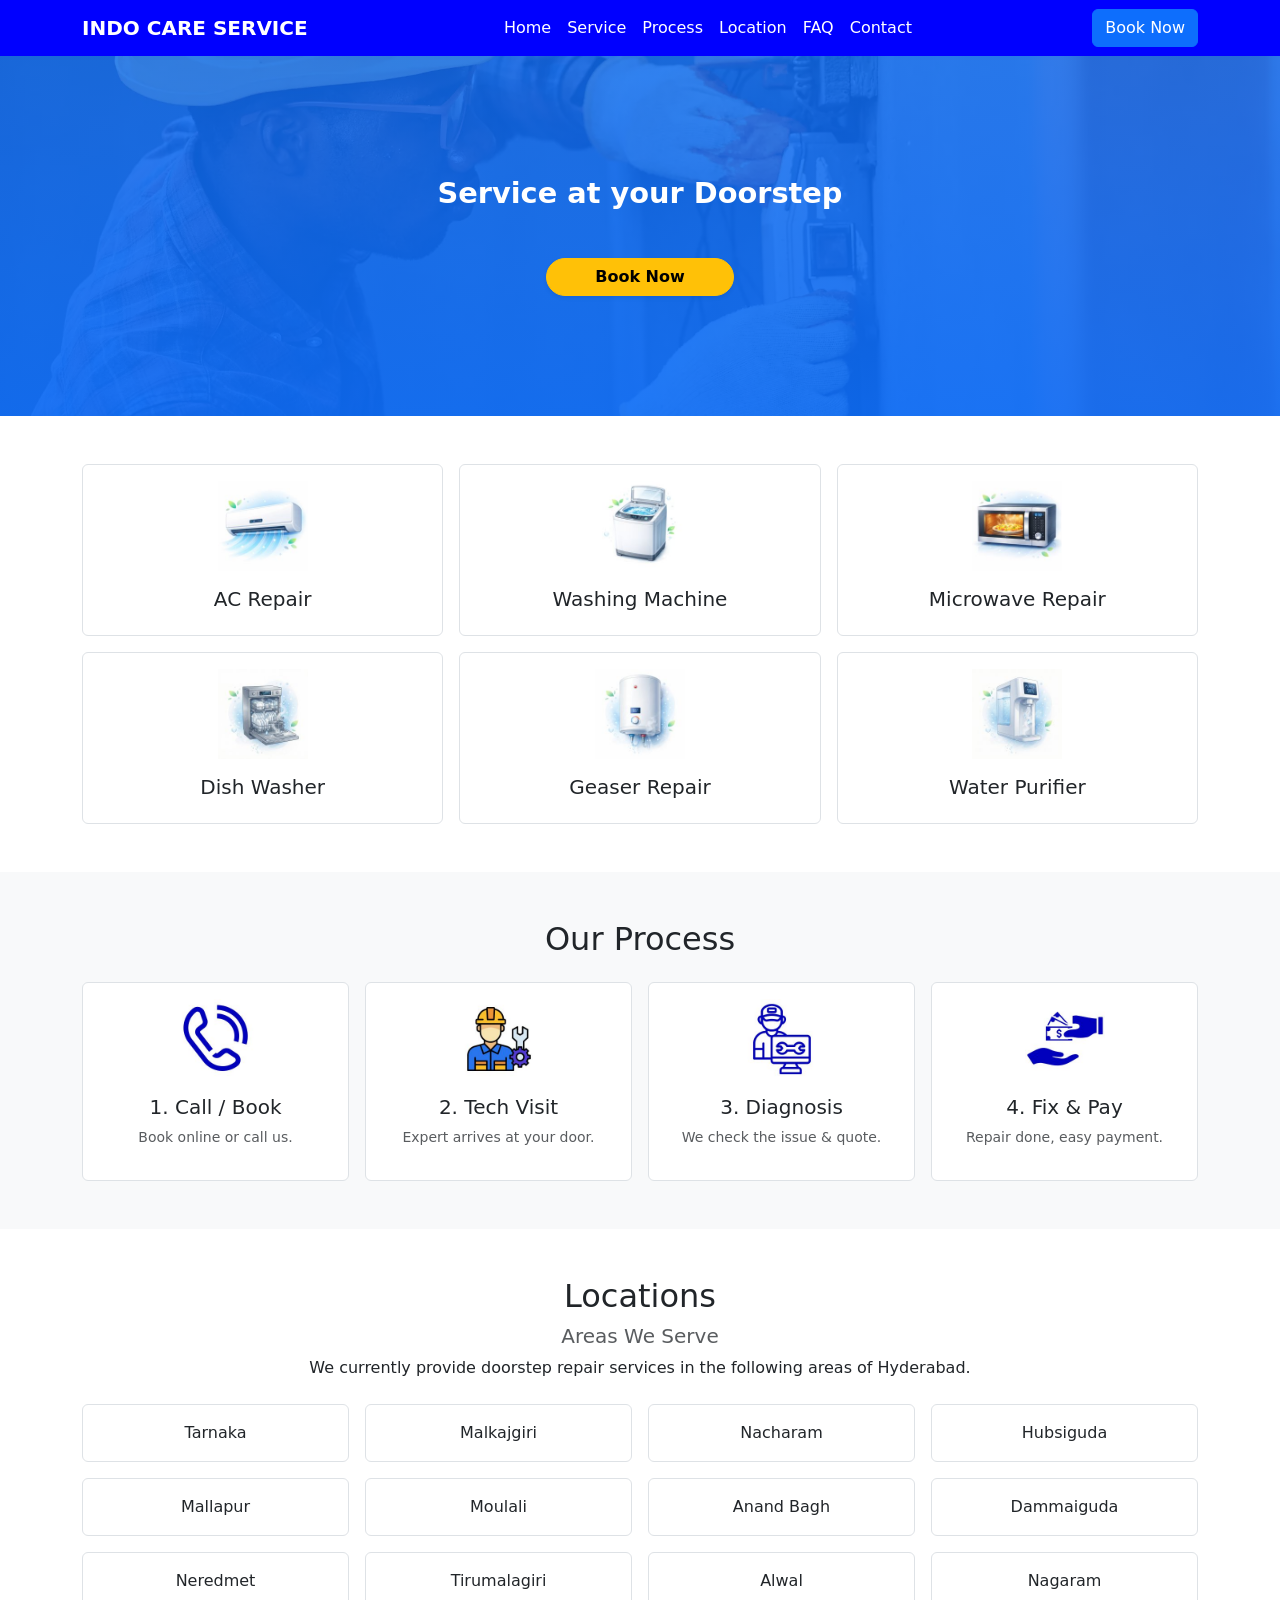
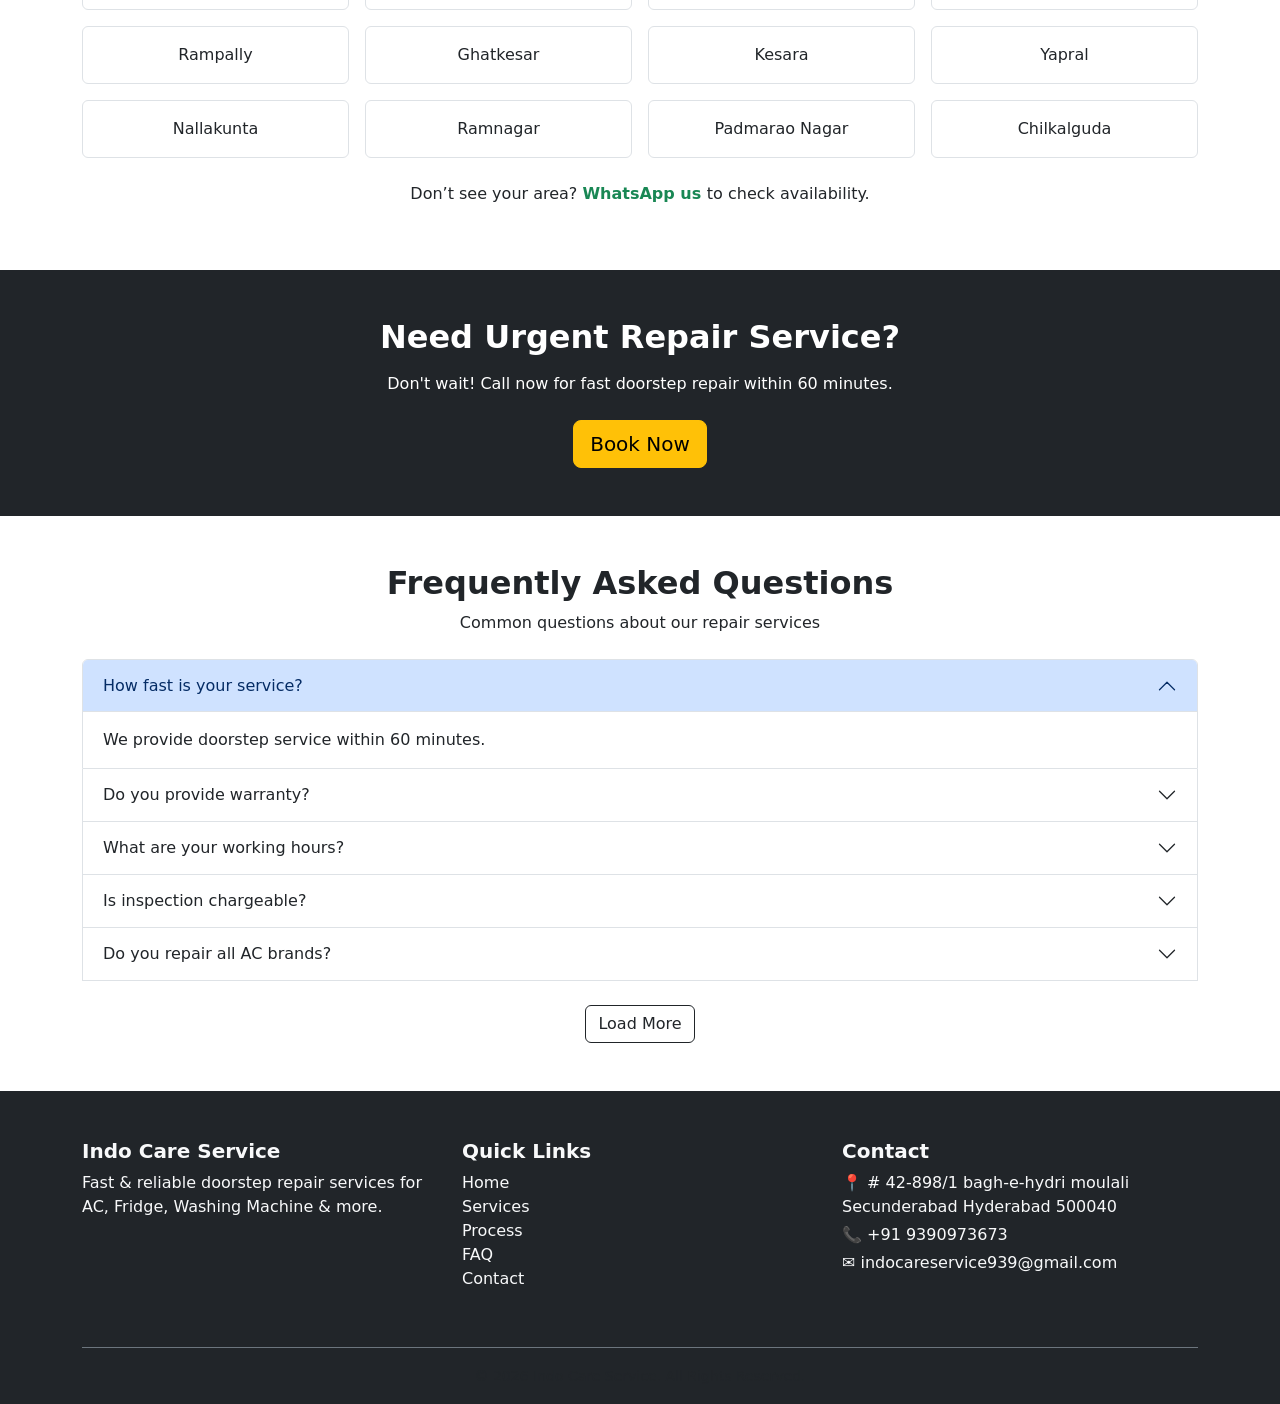
<file: index.html>
<!doctype html>
<html lang="en">
  <head>
    <!-- Basic -->
    <meta charset="UTF-8" />
    <title>Indo Care Service | Home Appliance Repair & Care</title>

    <!-- Mobile Responsive (MOST IMPORTANT) -->
    <meta name="viewport" content="width=device-width, initial-scale=1.0" />
    <link
      rel="stylesheet"
      href="https://cdnjs.cloudflare.com/ajax/libs/font-awesome/6.5.1/css/all.min.css"
    />

    <!-- Bootstrap 5 CSS CDN -->
    <link
      href="https://cdn.jsdelivr.net/npm/bootstrap@5.3.2/dist/css/bootstrap.min.css"
      rel="stylesheet"
    />
    <link rel="stylesheet" href="style.css" />
  </head>
  <body>
    <!-- ============== Navbar Start Here ============= -->
    <nav class="navbar navbar-expand-lg navbar-light bg-custom fixed-top">
      <div class="container">
        <!-- Logo -->
        <a class="navbar-brand" href="#">Indo Care Service</a>

        <!-- Toggle Button (Mobile) -->
        <button
          class="navbar-toggler custom-toggle"
          type="button"
          data-bs-toggle="offcanvas"
          data-bs-target="#mobileMenu"
        >
          <i class="fa-solid fa-bars"></i>
        </button>

        <!-- Desktop Menu -->
        <div class="collapse navbar-collapse d-none d-lg-flex">
          <!-- Center Menu -->
          <ul class="navbar-nav mx-auto">
            <li class="nav-item"><a class="nav-link" href="index.html">Home</a></li>
            <li class="nav-item">
              <a class="nav-link" href="#services">Service</a>
            </li>
            <li class="nav-item"><a class="nav-link" href="#process">Process</a></li>
            <li class="nav-item"><a class="nav-link" href="#location">Location</a></li>
            <li class="nav-item"><a class="nav-link" href="#faq">FAQ</a></li>
            <li class="nav-item"><a class="nav-link" href="#contact">Contact</a></li>
          </ul>

          <!-- Right Button -->
          <a href="https://wa.me/917780563336?text=Hi%2C%20I%20want%20to%20book%20a%20home%20appliance%20repair%20service.%20Please%20share%20details" class="btn btn-primary">Book Now</a>
        </div>
      </div>
    </nav>

    <div
      class="offcanvas offcanvas-start custom-offcanvas"
      tabindex="-1"
      id="mobileMenu"
    >
      <div class="offcanvas-header">
        <h5 class="offcanvas-title">Menu</h5>
        <button
          type="button"
          class="btn-close"
          data-bs-dismiss="offcanvas"
        ></button>
      </div>

      <div class="offcanvas-body">
        <ul class="navbar-nav">
          <li class="nav-item"><a class="nav-link" href="index.html">Home</a></li>
          <li class="nav-item">
            <a class="nav-link" href="#services">Service</a>
          </li>
          <li class="nav-item"><a class="nav-link" href="#process">Process</a></li>
          <li class="nav-item"><a class="nav-link" href="#location">Location</a></li>
          <li class="nav-item"><a class="nav-link" href="#faq">FAQ</a></li>
          <li class="nav-item"><a class="nav-link" href="#contact">Contact</a></li>
        </ul>

        <a href="#" class="btn btn-primary w-100 mt-3">Book Now</a>
      </div>
    </div>
    <!-- ============== Navbar END Here ============= -->

    <!-- ============== hero Service Start ============= -->
    <section
      id="hero-small"
      class="d-flex align-items-center justify-content-center text-center text-white"
      style="margin-top: 56px"
    >
      <div class="container">
        <div class="row justify-content-center">
          <div class="col-12">
            <h1 class="fw-bold mb-lg-5 mb-3" style="font-size: 1.8rem">
              Service at your Doorstep
            </h1>

            <a
              href="https://wa.me/917780563336?text=Hi%2C%20I%20want%20to%20book%20a%20home%20appliance%20repair%20service.%20Please%20share%20details"
              class="btn btn-warning rounded-pill px-5 fw-bold shadow-sm"
            >
              Book Now
            </a>
          </div>
        </div>
      </div>
    </section>

    <section class="py-5" id="services">
      <div class="container">
        <div class="row g-3">
          <!-- Card 1 -->
          <div class="col-6 col-lg-4">
            <a href="/ac-repair.html" class="text-decoration-none">
              <div class="card text-center border h-100">
                <div class="card-body">
                  <img src="/images/ac-repair.jpg" width="90" class="mb-3" />
                  <h5>AC Repair</h5>
                </div>
              </div>
            </a>
          </div>

          <!-- Card 2 -->
          <div class="col-6 col-lg-4">
            <a href="/washing-machine-repair.html" class="text-decoration-none">
              <div class="card text-center border h-100">
                <div class="card-body">
                  <img
                    src="/images/washing-machine-repair.jpg"
                    width="90"
                    class="mb-3"
                  />
                  <h5>Washing Machine</h5>
                </div>
              </div>
            </a>
          </div>

          <!-- Card 3 -->
          <div class="col-6 col-lg-4">
            <a href="/microwave-repair.html" class="text-decoration-none">
              <div class="card text-center border h-100">
                <div class="card-body">
                  <img src="/images/microven.jpg" width="90" class="mb-3" />
                  <h5>Microwave Repair</h5>
                </div>
              </div>
            </a>
          </div>

          <!-- Card 4 -->
          <div class="col-6 col-lg-4">
            <a href="/dishwasher.html" class="text-decoration-none">
              <div class="card text-center border h-100">
                <div class="card-body">
                  <img src="/images/dish-washer.jpg" width="90" class="mb-3" />
                  <h5>Dish Washer</h5>
                </div>
              </div>
            </a>
          </div>

          <!-- Card 5 -->
          <div class="col-6 col-lg-4">
            <a href="/geaser-repair.html" class="text-decoration-none">
              <div class="card text-center border h-100">
                <div class="card-body">
                  <img
                    src="/images/geaser-repair.jpg"
                    width="90"
                    class="mb-3"
                  />
                  <h5>Geaser Repair</h5>
                </div>
              </div>
            </a>
          </div>

          <!-- Card 6 -->
          <div class="col-6 col-lg-4">
            <a href="/water-purifier.html" class="text-decoration-none">
              <div class="card text-center border h-100">
                <div class="card-body">
                  <img src="/images/purifier.jpg" width="90" class="mb-3" />
                  <h5>Water Purifier</h5>
                </div>
              </div>
            </a>
          </div>
        </div>
      </div>
    </section>
    <!-- ============== hero Service END ============= -->

    <!-- ============== Process Start ============= -->

    <section class="py-5 bg-light" id="process">
      <div class="container">
        <h2 class="text-center mb-4">Our Process</h2>

        <div class="row g-3">
          <!-- Step 1 -->
          <div class="col-6 col-lg-3">
            <div class="card text-center h-100 border">
              <div class="card-body">
                <img src="/images/call-tech.jpg" width="80" class="mb-3" />
                <h5>1. Call / Book</h5>
                <p class="small text-muted">Book online or call us.</p>
              </div>
            </div>
          </div>

          <!-- Step 2 -->
          <div class="col-6 col-lg-3">
            <div class="card text-center h-100 border">
              <div class="card-body">
                <img src="/images/visit.jpg" width="80" class="mb-3" />
                <h5>2. Tech Visit</h5>
                <p class="small text-muted">Expert arrives at your door.</p>
              </div>
            </div>
          </div>

          <!-- Step 3 -->
          <div class="col-6 col-lg-3">
            <div class="card text-center h-100 border">
              <div class="card-body">
                <img src="/images/diagnose.jpg" width="80" class="mb-3" />
                <h5>3. Diagnosis</h5>
                <p class="small text-muted">We check the issue & quote.</p>
              </div>
            </div>
          </div>

          <!-- Step 4 -->
          <div class="col-6 col-lg-3">
            <div class="card text-center h-100 border">
              <div class="card-body">
                <img src="/images/pay.jpg" width="80" class="mb-3" />
                <h5>4. Fix & Pay</h5>
                <p class="small text-muted">Repair done, easy payment.</p>
              </div>
            </div>
          </div>
        </div>
      </div>
    </section>
    <!-- ============== Process End ============= -->

    <!-- ============== Location Start ============= -->
    <section class="py-5" id="location">
      <div class="container">
        <h2 class="text-center">Locations</h2>
        <h5 class="text-center text-muted mb-2">Areas We Serve</h5>

        <p class="text-center mb-4">
          We currently provide doorstep repair services in the following areas
          of Hyderabad.
        </p>

        <div class="row g-3 text-center">
          <!-- Area 1 -->
          <div class="col-6 col-lg-3">
            <div class="border rounded py-3">Tarnaka</div>
          </div>

          <!-- Area 2 -->
          <div class="col-6 col-lg-3">
            <div class="border rounded py-3">Malkajgiri</div>
          </div>

          <!-- Area 3 -->
          <div class="col-6 col-lg-3">
            <div class="border rounded py-3">Nacharam</div>
          </div>

          <!-- Area 4 -->
          <div class="col-6 col-lg-3">
            <div class="border rounded py-3">Hubsiguda</div>
          </div>

          <!-- Area 5 -->
          <div class="col-6 col-lg-3">
            <div class="border rounded py-3">Mallapur</div>
          </div>

          <!-- Area 6 -->
          <div class="col-6 col-lg-3">
            <div class="border rounded py-3">Moulali</div>
          </div>

          <!-- Area 7 -->
          <div class="col-6 col-lg-3">
            <div class="border rounded py-3">Anand Bagh</div>
          </div>

          <!-- Area 8 -->
          <div class="col-6 col-lg-3">
            <div class="border rounded py-3">Dammaiguda</div>
          </div>
          <!-- Area 9 -->
          <div class="col-6 col-lg-3">
            <div class="border rounded py-3">Neredmet</div>
          </div>
          <!-- Area 10 -->
          <div class="col-6 col-lg-3">
            <div class="border rounded py-3">Tirumalagiri</div>
          </div>
          <!-- Area 11 -->
          <div class="col-6 col-lg-3">
            <div class="border rounded py-3">Alwal</div>
          </div>
          <!-- Area 12 -->
          <div class="col-6 col-lg-3">
            <div class="border rounded py-3">Nagaram</div>
          </div>
          <!-- Area 13 -->
          <div class="col-6 col-lg-3">
            <div class="border rounded py-3">Rampally</div>
          </div>
          <!-- Area 14 -->
          <div class="col-6 col-lg-3">
            <div class="border rounded py-3">Ghatkesar</div>
          </div>
          <!-- Area 15 -->
          <div class="col-6 col-lg-3">
            <div class="border rounded py-3">Kesara</div>
          </div>
          <!-- Area 16 -->
          <div class="col-6 col-lg-3">
            <div class="border rounded py-3">Yapral</div>
          </div>
          <!-- Area 17 -->
          <div class="col-6 col-lg-3">
            <div class="border rounded py-3">Nallakunta</div>
          </div>
          <!-- Area 18 -->
          <div class="col-6 col-lg-3">
            <div class="border rounded py-3">Ramnagar</div>
          </div>
          <!-- Area 19 -->
          <div class="col-6 col-lg-3">
            <div class="border rounded py-3">Padmarao Nagar</div>
          </div>
          <!-- Area 20 -->
          <div class="col-6 col-lg-3">
            <div class="border rounded py-3">Chilkalguda</div>
          </div>
        </div>

        <!-- WhatsApp Note -->
        <p class="text-center mt-4">
          Don’t see your area?
          <a
            href="https://wa.me/917780563336?text=Hi%2C%20I%20want%20to%20book%20a%20home%20appliance%20repair%20service.%20Please%20share%20details"
            class="text-success fw-bold text-decoration-none"
          >
            WhatsApp us
          </a>
          to check availability.
        </p>
      </div>
    </section>
    <!-- ============== Location End ============= -->

    <!-- ============== CTA Section Start ============= -->
    <section class="py-5 bg-dark text-white text-center">
      <div class="container">
        <h2 class="fw-bold mb-3">Need Urgent Repair Service?</h2>

        <p class="mb-4">
          Don't wait! Call now for fast doorstep repair within 60 minutes.
        </p>

        <a
          href="https://wa.me/917780563336?text=Hi%2C%20I%20want%20to%20book%20a%20home%20appliance%20repair%20service.%20Please%20share%20details"
          class="btn btn-warning btn-lg"
        >
          Book Now
        </a>
      </div>
    </section>
    <!-- ============== CTA Section END ============= -->

    <!-- ============== FAQ Section ============= -->
    <section class="py-5" id="faq">
      <div class="container">
        <div class="text-center mb-4">
          <h2 class="fw-bold">Frequently Asked Questions</h2>
          <p>Common questions about our repair services</p>
        </div>

        <div class="accordion" id="faqAccordion">
          <!-- FAQ 1 -->
          <div class="accordion-item faq-item">
            <h2 class="accordion-header">
              <button
                class="accordion-button"
                data-bs-toggle="collapse"
                data-bs-target="#faq1"
              >
                How fast is your service?
              </button>
            </h2>
            <div id="faq1" class="accordion-collapse collapse show">
              <div class="accordion-body">
                We provide doorstep service within 60 minutes.
              </div>
            </div>
          </div>

          <!-- FAQ 2 -->
          <div class="accordion-item faq-item">
            <h2 class="accordion-header">
              <button
                class="accordion-button collapsed"
                data-bs-toggle="collapse"
                data-bs-target="#faq2"
              >
                Do you provide warranty?
              </button>
            </h2>
            <div id="faq2" class="accordion-collapse collapse">
              <div class="accordion-body">
                Yes, we provide service warranty on repairs.
              </div>
            </div>
          </div>

          <!-- FAQ 3 -->
          <div class="accordion-item faq-item">
            <h2 class="accordion-header">
              <button
                class="accordion-button collapsed"
                data-bs-toggle="collapse"
                data-bs-target="#faq3"
              >
                What are your working hours?
              </button>
            </h2>
            <div id="faq3" class="accordion-collapse collapse">
              <div class="accordion-body">
                We work 7 days a week from 9 AM to 9 PM.
              </div>
            </div>
          </div>

          <!-- FAQ 4 -->
          <div class="accordion-item faq-item">
            <h2 class="accordion-header">
              <button
                class="accordion-button collapsed"
                data-bs-toggle="collapse"
                data-bs-target="#faq4"
              >
                Is inspection chargeable?
              </button>
            </h2>
            <div id="faq4" class="accordion-collapse collapse">
              <div class="accordion-body">
                Inspection charges are minimal and adjusted in final bill.
              </div>
            </div>
          </div>

          <!-- FAQ 5 -->
          <div class="accordion-item faq-item">
            <h2 class="accordion-header">
              <button
                class="accordion-button collapsed"
                data-bs-toggle="collapse"
                data-bs-target="#faq5"
              >
                Do you repair all AC brands?
              </button>
            </h2>
            <div id="faq5" class="accordion-collapse collapse">
              <div class="accordion-body">
                Yes, we repair all major AC brands.
              </div>
            </div>
          </div>

          <!-- ===== Hidden FAQs ===== -->

          <div class="accordion-item faq-item d-none">
            <h2 class="accordion-header">
              <button
                class="accordion-button collapsed"
                data-bs-toggle="collapse"
                data-bs-target="#faq6"
              >
                Do you provide same day service?
              </button>
            </h2>
            <div id="faq6" class="accordion-collapse collapse">
              <div class="accordion-body">
                Yes, same day service is available.
              </div>
            </div>
          </div>

          <div class="accordion-item faq-item d-none">
            <h2 class="accordion-header">
              <button
                class="accordion-button collapsed"
                data-bs-toggle="collapse"
                data-bs-target="#faq7"
              >
                Are spare parts original?
              </button>
            </h2>
            <div id="faq7" class="accordion-collapse collapse">
              <div class="accordion-body">We use only genuine spare parts.</div>
            </div>
          </div>

          <div class="accordion-item faq-item d-none">
            <h2 class="accordion-header">
              <button
                class="accordion-button collapsed"
                data-bs-toggle="collapse"
                data-bs-target="#faq8"
              >
                How can I book a service?
              </button>
            </h2>
            <div id="faq8" class="accordion-collapse collapse">
              <div class="accordion-body">
                You can call us or book online easily.
              </div>
            </div>
          </div>

          <div class="accordion-item faq-item d-none">
            <h2 class="accordion-header">
              <button
                class="accordion-button collapsed"
                data-bs-toggle="collapse"
                data-bs-target="#faq9"
              >
                Do you service commercial ACs?
              </button>
            </h2>
            <div id="faq9" class="accordion-collapse collapse">
              <div class="accordion-body">
                Yes, we handle residential & commercial units.
              </div>
            </div>
          </div>

          <div class="accordion-item faq-item d-none">
            <h2 class="accordion-header">
              <button
                class="accordion-button collapsed"
                data-bs-toggle="collapse"
                data-bs-target="#faq10"
              >
                What payment methods are accepted?
              </button>
            </h2>
            <div id="faq10" class="accordion-collapse collapse">
              <div class="accordion-body">
                Cash, UPI, and online payments are accepted.
              </div>
            </div>
          </div>
        </div>

        <!-- Load More Button -->
        <div class="text-center mt-4">
          <button class="btn btn-outline-dark" id="loadMoreFaq">
            Load More
          </button>
        </div>
      </div>
    </section>

   <!-- ============== Footer Section =============== -->
    <footer class="bg-dark text-light pt-5">
      <div class="container">
        <div class="row">
          <!-- Brand / About -->
          <div class="col-md-4 mb-4">
            <h5 class="fw-bold">Indo Care Service</h5>
            <p class="">
              Fast & reliable doorstep repair services for AC, Fridge, Washing
              Machine & more.
            </p>
          </div>

          <!-- Quick Links -->
          <div class="col-md-4 mb-4">
            <h5 class="fw-bold">Quick Links</h5>
            <ul class="list-unstyled">
              <li>
                <a href="#" class="text-light text-decoration-none">Home</a>
              </li>
              <li>
                <a href="#" class="text-light text-decoration-none">Services</a>
              </li>
              <li>
                <a href="#" class="text-light text-decoration-none">Process</a>
              </li>
              <li>
                <a href="#" class="text-light text-decoration-none">FAQ</a>
              </li>
              <li>
                <a href="#" class="text-light text-decoration-none">Contact</a>
              </li>
            </ul>
          </div>

          <!-- Contact Info -->
          <div class="col-md-4 mb-4">
            <h5 class="fw-bold">Contact</h5>
            <p class="mb-1">📍 # 42-898/1 bagh-e-hydri moulali Secunderabad Hyderabad 500040</p>
            <p class="mb-1">📞 +91 9390973673</p>
            <p class="mb-0">✉ indocareservice939@gmail.com</p>
          </div>
        </div>

        <!-- Bottom Bar -->
        <div class="border-top border-secondary text-center py-3 mt-3">
          <small class="text-muted">
            © 2026 Indo Care Service. All Rights Reserved.
          </small>
        </div>
      </div>
    </footer>

    <!-- Bootstrap 5 JS Bundle (with Popper) -->
    <script src="https://cdn.jsdelivr.net/npm/bootstrap@5.3.2/dist/js/bootstrap.bundle.min.js"></script>
    <script src="/script.js"></script>
  </body>
</html>
</file>
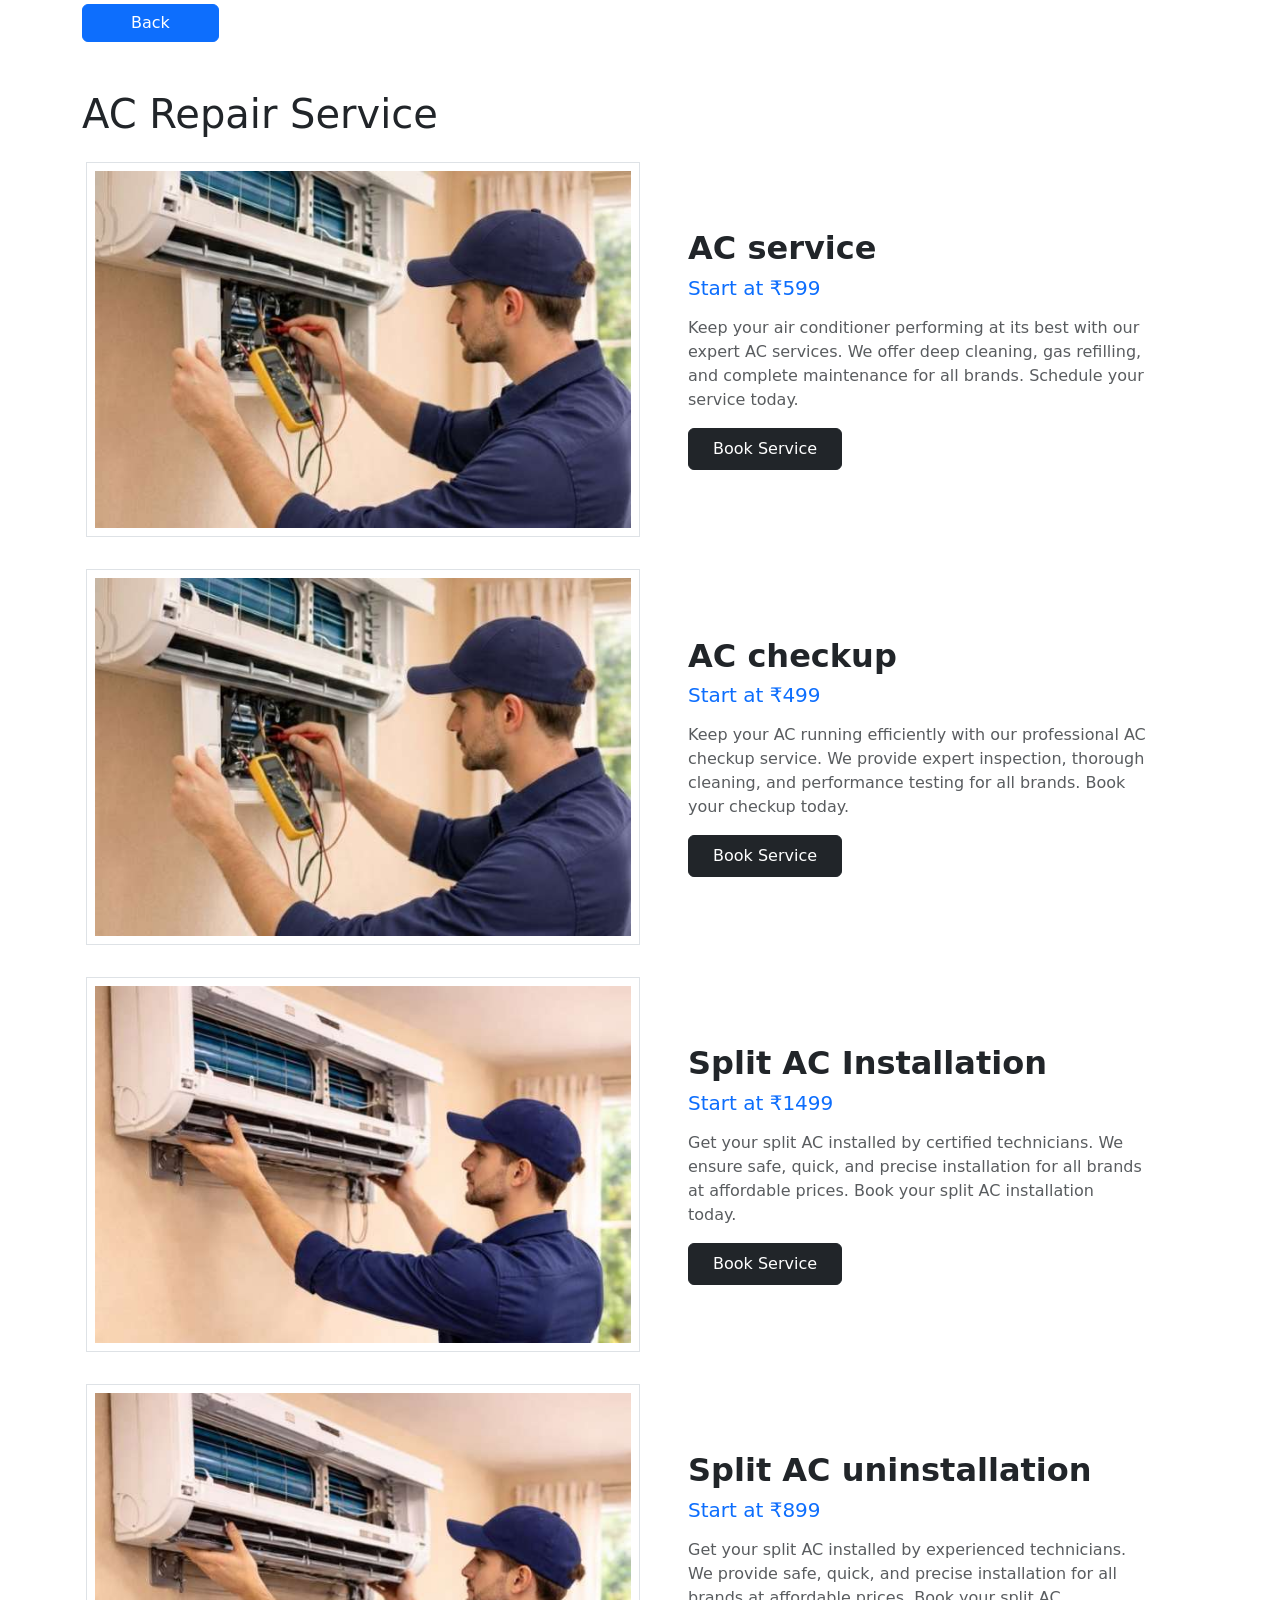
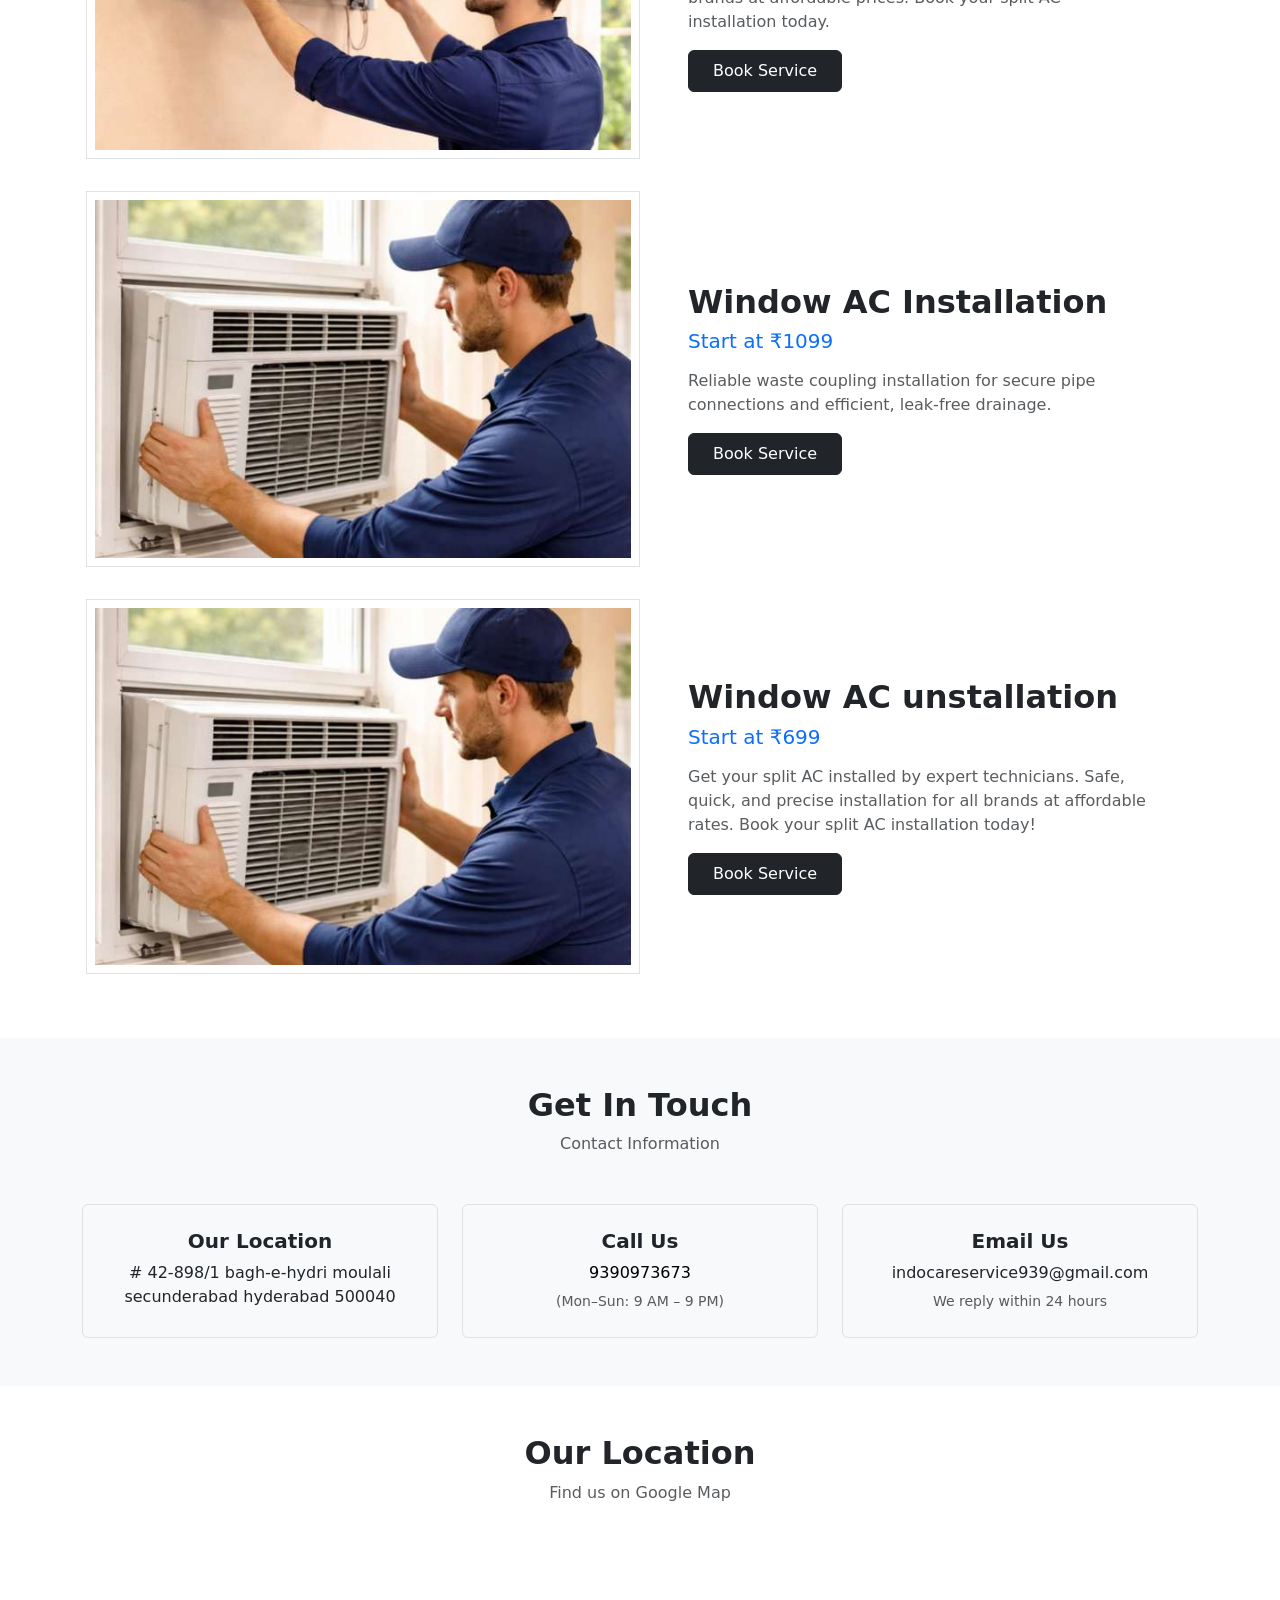
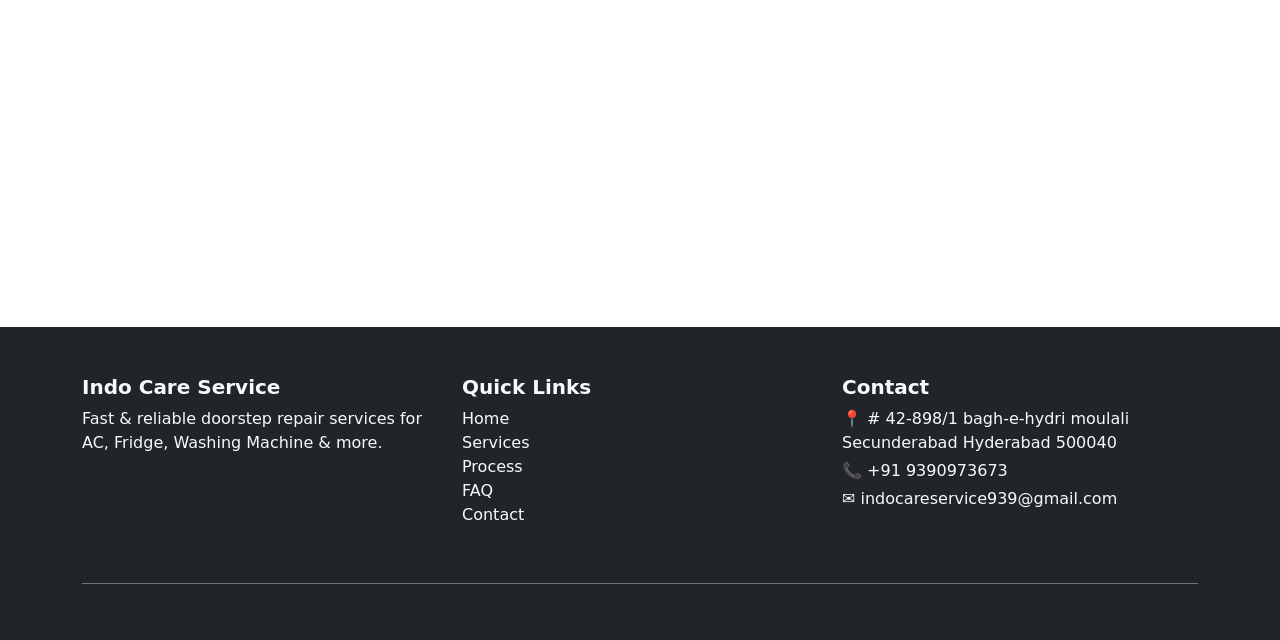
<file: ac-repair.html>
<!doctype html>
<html lang="en">
  <head>
    <!-- Basic -->
    <meta charset="UTF-8" />
    <title>AC Repair Service - Indo Care Service</title>

    <!-- Mobile Responsive (MOST IMPORTANT) -->
    <meta name="viewport" content="width=device-width, initial-scale=1.0" />

    <!-- Bootstrap 5 CSS CDN -->
    <link
      href="https://cdn.jsdelivr.net/npm/bootstrap@5.3.2/dist/css/bootstrap.min.css"
      rel="stylesheet"
    />
    <link rel="stylesheet" href="style.css" />
  </head>
  <body>

        <!-- ============== Navbar Start Here ============= -->
 <div class="container pt-1 sticky-top">
  <div class="row">
    <div class="col-md">
      <a href="/index.html" class="btn btn-primary px-5">Back</a>
    </div>
  </div>
 </div>
    <!-- ============== Navbar END Here ============= -->

    <section class="py-5">
      <div class="container">
        <h1 class="">AC Repair Service</h1>
        <div class="row align-items-center p-md-3">
          <!-- Image -->
          <div class="col-md-6 p-0 border">
            <img
              src="/images/ac-check-service.jpg"
              class="img-fluid w-100 p-2 rounded-3"
              alt="Split AC Repair"
            />
          </div>

          <!-- Content -->
          <div class="col-md-6 p-4 p-md-5">
            <h2 class="fw-bold">AC service</h2>

            <h5 class="text-primary mb-3">Start at ₹599</h5>

            <p class="text-muted">
              Keep your air conditioner performing at its best with our expert
              AC services. We offer deep cleaning, gas refilling, and complete
              maintenance for all brands. Schedule your service today.
            </p>

            <a href="https://wa.me/917780563336?text=Hi%2C%20I%20want%20to%20book%20an%20AC%20repair%20service.%20Please%20share%20details" class="btn btn-dark px-4 py-2"> Book Service </a>
          </div>
        </div>
        <div class="row align-items-center p-md-3">
          <!-- Image -->
          <div class="col-md-6 p-0 border">
            <img
              src="images/ac-check-service.jpg"
              class="img-fluid w-100 p-2 rounded-3"
              alt="Split AC Repair"
            />
          </div>

          <!-- Content -->
          <div class="col-md-6 p-4 p-md-5">
            <h2 class="fw-bold">AC checkup</h2>

            <h5 class="text-primary mb-3">Start at ₹499</h5>

            <p class="text-muted">
              Keep your AC running efficiently with our professional AC checkup
              service. We provide expert inspection, thorough cleaning, and
              performance testing for all brands. Book your checkup today.
            </p>

            <a href="https://wa.me/917780563336?text=Hi%2C%20I%20want%20to%20book%20an%20AC%20repair%20service.%20Please%20share%20details" class="btn btn-dark px-4 py-2"> Book Service </a>
          </div>
        </div>
        <div class="row align-items-center p-md-3">
          <!-- Image -->
          <div class="col-md-6 p-0 border">
            <img
              src="images/split-ac.jpg"
              class="img-fluid w-100 p-2 rounded-3"
              alt="Split AC Repair"
            />
          </div>

          <!-- Content -->
          <div class="col-md-6 p-4 p-md-5">
            <h2 class="fw-bold">Split AC Installation</h2>

            <h5 class="text-primary mb-3">Start at ₹1499</h5>

            <p class="text-muted">
              Get your split AC installed by certified technicians. We ensure
              safe, quick, and precise installation for all brands at affordable
              prices. Book your split AC installation today.
            </p>

            <a href="https://wa.me/917780563336?text=Hi%2C%20I%20want%20to%20book%20an%20AC%20repair%20service.%20Please%20share%20details" class="btn btn-dark px-4 py-2"> Book Service </a>
          </div>
        </div>
        <div class="row align-items-center p-md-3">
          <!-- Image -->
          <div class="col-md-6 p-0 border">
            <img
              src="images/split-ac.jpg"
              class="img-fluid w-100 p-2 rounded-3"
              alt="Split AC Repair"
            />
          </div>

          <!-- Content -->
          <div class="col-md-6 p-4 p-md-5">
            <h2 class="fw-bold">Split AC uninstallation</h2>

            <h5 class="text-primary mb-3">Start at ₹899</h5>

            <p class="text-muted">
              Get your split AC installed by experienced technicians. We provide safe, quick, and precise installation for all brands at affordable prices. Book your split AC installation today.
            </p>

            <a href="https://wa.me/917780563336?text=Hi%2C%20I%20want%20to%20book%20an%20AC%20repair%20service.%20Please%20share%20details" class="btn btn-dark px-4 py-2"> Book Service </a>
          </div>
        </div>
        <div class="row align-items-center p-md-3">
          <!-- Image -->
          <div class="col-md-6 p-0 border">
            <img
              src="images/window-ac-repair.jpg"
              class="img-fluid w-100 p-2 rounded-3"
              alt="Split AC Repair"
            />
          </div>

          <!-- Content -->
          <div class="col-md-6 p-4 p-md-5">
            <h2 class="fw-bold">Window AC Installation</h2>

            <h5 class="text-primary mb-3">Start at ₹1099</h5>

            <p class="text-muted">
              Reliable waste coupling installation for secure pipe connections and efficient, leak-free drainage.
            </p>

            <a href="https://wa.me/917780563336?text=Hi%2C%20I%20want%20to%20book%20an%20AC%20repair%20service.%20Please%20share%20details" class="btn btn-dark px-4 py-2"> Book Service </a>
          </div>
        </div>
        <div class="row align-items-center p-md-3">
          <!-- Image -->
          <div class="col-md-6 p-0 border">
            <img
              src="images/window-ac-repair.jpg"
              class="img-fluid w-100 p-2 rounded-3"
              alt="Split AC Repair"
            />
          </div>

          <!-- Content -->
          <div class="col-md-6 p-4 p-md-5">
            <h2 class="fw-bold">Window AC unstallation</h2>

            <h5 class="text-primary mb-3">Start at ₹699</h5>

            <p class="text-muted">
              Get your split AC installed by expert technicians. Safe, quick,
              and precise installation for all brands at affordable rates. Book
              your split AC installation today!
            </p>

            <a href="https://wa.me/917780563336?text=Hi%2C%20I%20want%20to%20book%20an%20AC%20repair%20service.%20Please%20share%20details" class="btn btn-dark px-4 py-2"> Book Service </a>
          </div>
        </div>
      </div>
    </section>

    <!-- ===================Footer Started ============  -->

       <!-- ============== Get in Touch ============= -->
    <section class="py-5 bg-light" id="contact">
      <div class="container">
        <!-- Heading -->
        <div class="text-center mb-5">
          <h2 class="fw-bold">Get In Touch</h2>
          <p class="text-muted">Contact Information</p>
        </div>

        <div class="row g-4">
          <!-- Location -->
          <div class="col-md-4 col-sm-6">
            <div class="border p-4 h-100 text-center rounded">
              <h5 class="fw-bold">Our Location</h5>
              <p class="mb-0">
                # 42-898/1 bagh-e-hydri moulali <br />secunderabad hyderabad
                500040
              </p>
            </div>
          </div>

          <!-- Call -->
          <div class="col-md-4 col-sm-6">
            <div class="border p-4 h-100 text-center rounded">
              <h5 class="fw-bold">Call Us</h5>
              <p class="mb-1">
                <a
                  href="tel:+919390973673"
                  class="text-decoration-none text-black"
                  >9390973673</a
                >
              </p>
              <small class="text-muted">(Mon–Sun: 9 AM – 9 PM)</small>
            </div>
          </div>

          <!-- Email -->
          <div class="col-md-4 col-sm-12">
            <div class="border p-4 h-100 text-center rounded">
              <h5 class="fw-bold">Email Us</h5>
              <p class="mb-1 text-break">indocareservice939@gmail.com</p>
              <small class="text-muted">We reply within 24 hours</small>
            </div>
          </div>
        </div>
      </div>
    </section>

    <!-- ============ MAP Section ========== -->
    <section class="py-5">
      <div class="container">
        <!-- Heading -->
        <div class="text-center mb-4">
          <h2 class="fw-bold">Our Location</h2>
          <p class="text-muted">Find us on Google Map</p>
        </div>
      </div>
      <!-- Map -->
      <div class="container-fluid">
        <div class="row">
          <iframe
            src="https://www.google.com/maps/embed?pb=!1m18!1m12!1m3!1d30447.98339640693!2d78.53824846701299!3d17.459813440120946!2m3!1f0!2f0!3f0!3m2!1i1024!2i768!4f13.1!3m3!1m2!1s0x3bcb9b8c40685e0b%3A0x4c3218b4ec01c135!2sSatya%20Sai%20Nilayam%2C%2042-978%2F1%2C%20Bagh-E-Hydri%2C%20Parisrama%20Nagar%2C%20Moula%20Ali%2C%20Hyderabad%2C%20Secunderabad%2C%20Telangana%20500040!5e0!3m2!1sen!2sin!4v1770566208095!5m2!1sen!2sin"
            width=""
            height="350"
            style="border: 0"
            allowfullscreen=""
            loading="lazy"
            referrerpolicy="no-referrer-when-downgrade"
          ></iframe>
        </div>
      </div>
    </section>

    <!-- ============== Footer Section =============== -->
    <footer class="bg-dark text-light pt-5">
      <div class="container">
        <div class="row">
          <!-- Brand / About -->
          <div class="col-md-4 mb-4">
            <h5 class="fw-bold">Indo Care Service</h5>
            <p class="">
              Fast & reliable doorstep repair services for AC, Fridge, Washing
              Machine & more.
            </p>
          </div>

          <!-- Quick Links -->
          <div class="col-md-4 mb-4">
            <h5 class="fw-bold">Quick Links</h5>
            <ul class="list-unstyled">
              <li>
                <a href="#" class="text-light text-decoration-none">Home</a>
              </li>
              <li>
                <a href="#" class="text-light text-decoration-none">Services</a>
              </li>
              <li>
                <a href="#" class="text-light text-decoration-none">Process</a>
              </li>
              <li>
                <a href="#" class="text-light text-decoration-none">FAQ</a>
              </li>
              <li>
                <a href="#" class="text-light text-decoration-none">Contact</a>
              </li>
            </ul>
          </div>

          <!-- Contact Info -->
          <div class="col-md-4 mb-4">
            <h5 class="fw-bold">Contact</h5>
            <p class="mb-1">📍 # 42-898/1 bagh-e-hydri moulali Secunderabad Hyderabad 500040</p>
            <p class="mb-1">📞 +91 9390973673</p>
            <p class="mb-0">✉ indocareservice939@gmail.com</p>
          </div>
        </div>

        <!-- Bottom Bar -->
        <div class="border-top border-secondary text-center py-3 mt-3">
          <small class="text-muted">
            © 2026 Indo Care Service. All Rights Reserved.
          </small>
        </div>
      </div>
    </footer>

    <!-- Bootstrap 5 JS Bundle (with Popper) -->
    <script src="https://cdn.jsdelivr.net/npm/bootstrap@5.3.2/dist/js/bootstrap.bundle.min.js"></script>
    <script src="/script.js"></script>
  </body>
</html>
</file>
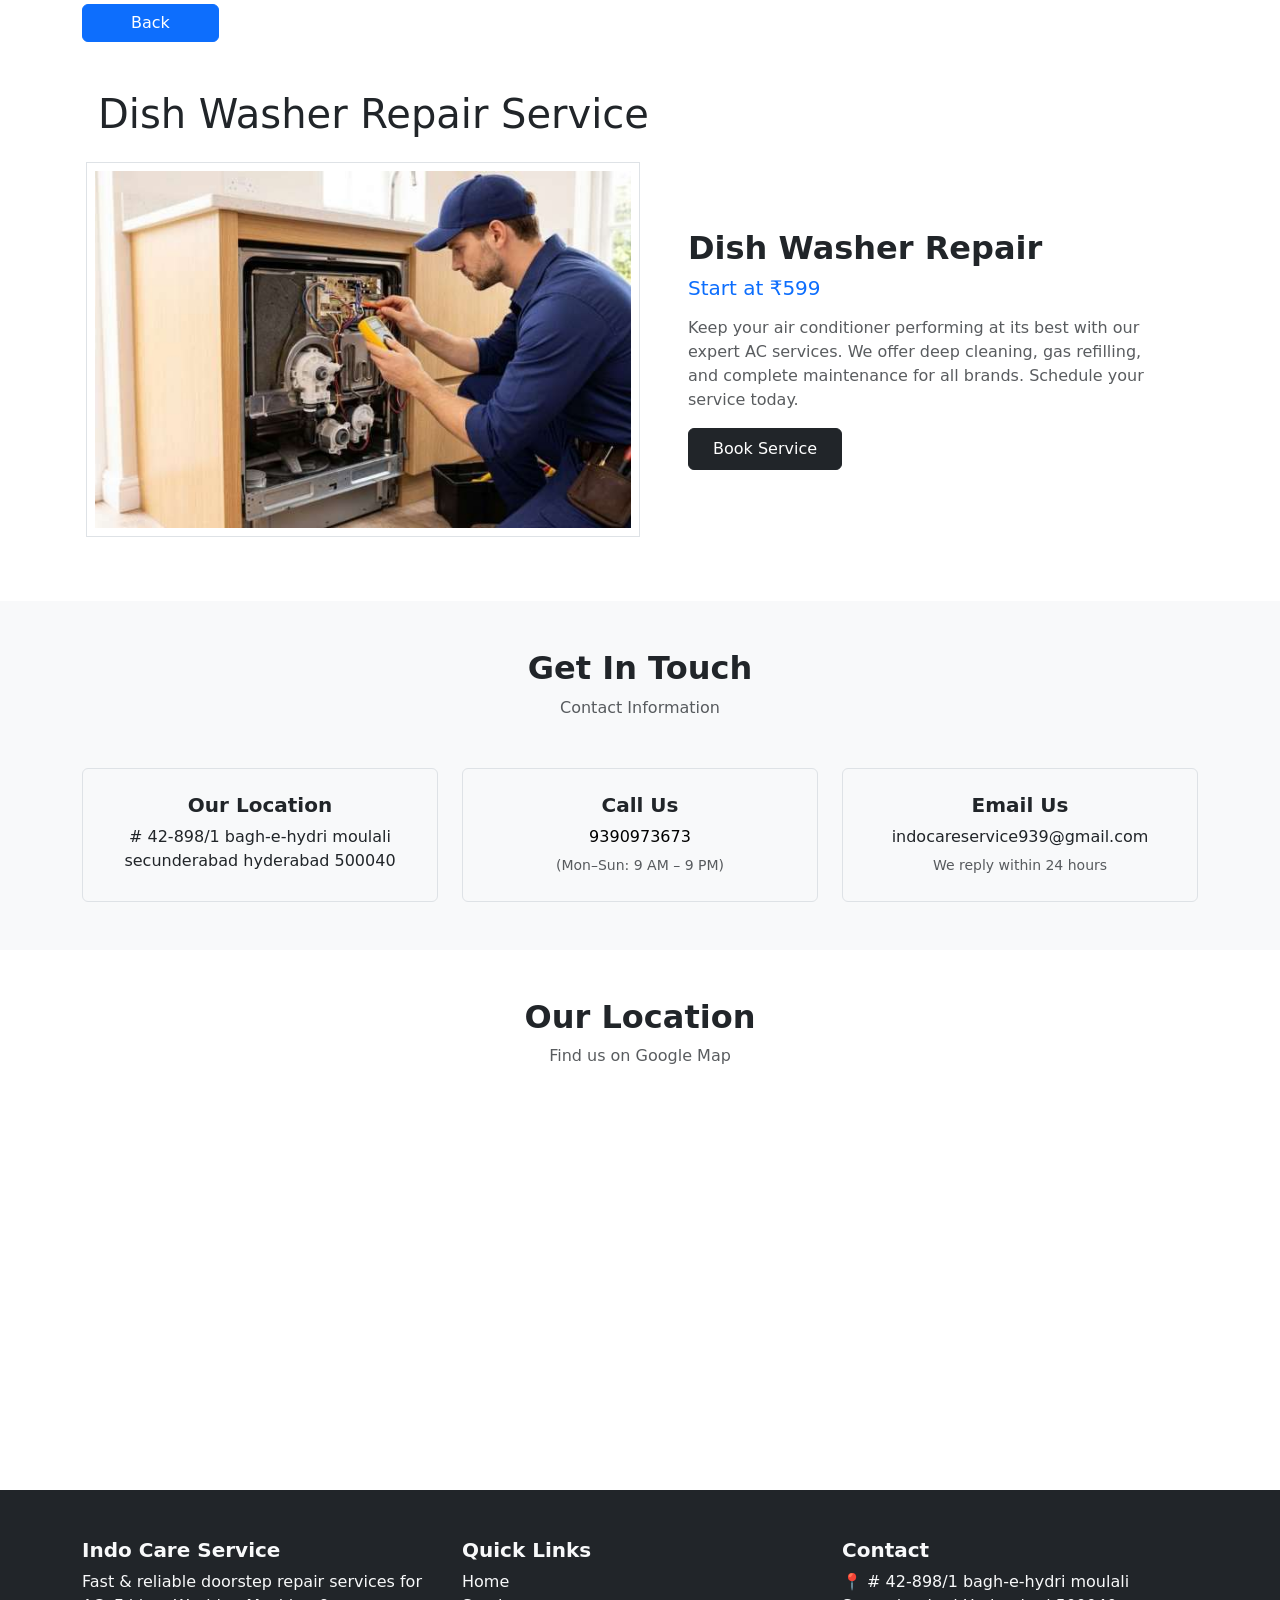
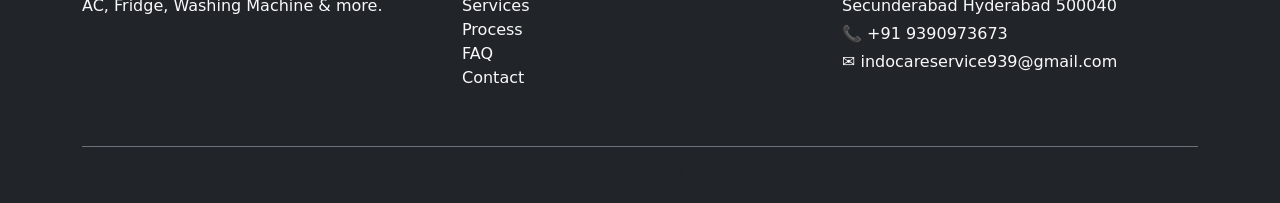
<file: dishwasher.html>
<!doctype html>
<html lang="en">
  <head>
    <!-- Basic -->
    <meta charset="UTF-8" />
    <title>Dish Washer Repair Service - Indo Care Service</title>

    <!-- Mobile Responsive (MOST IMPORTANT) -->
    <meta name="viewport" content="width=device-width, initial-scale=1.0" />

    <!-- Bootstrap 5 CSS CDN -->
    <link
      href="https://cdn.jsdelivr.net/npm/bootstrap@5.3.2/dist/css/bootstrap.min.css"
      rel="stylesheet"
    />
    <link rel="stylesheet" href="style.css" />
  </head>
  <body>

        <!-- ============== Navbar Start Here ============= -->
   <div class="container pt-1 sticky-top">
  <div class="row">
    <div class="col-md">
      <a href="/index.html" class="btn btn-primary px-5">Back</a>
    </div>
  </div>
 </div>
    <!-- ============== Navbar END Here ============= -->
     
    <section class="py-5">
      <div class="container">
        <h1 class="px-3">Dish Washer Repair Service</h1>
        <div class="row align-items-center p-md-3">
          <!-- Image -->
          <div class="col-md-6 p-0 border">
            <img
              src="images/dish-washer-repair.jpg"
              class="img-fluid w-100 p-2 rounded-3"
              alt="Dish Washer Repair"
            />
          </div>

          <!-- Content -->
          <div class="col-md-6 p-4 p-md-5">
            <h2 class="fw-bold">Dish Washer Repair</h2>

            <h5 class="text-primary mb-3">Start at ₹599</h5>

            <p class="text-muted">
              Keep your air conditioner performing at its best with our expert
              AC services. We offer deep cleaning, gas refilling, and complete
              maintenance for all brands. Schedule your service today.
            </p>

            <a href="https://wa.me/917780563336?text=Hi%2C%20I%20want%20to%20book%20a%20dishwasher%20service.%20Please%20share%20details" class="btn btn-dark px-4 py-2"> Book Service </a>
          </div>
        </div>
      </div>
    </section>

   <!-- ===================Footer Started ============  -->
     
       <!-- ============== Get in Touch ============= -->
    <section class="py-5 bg-light" id="contact">
      <div class="container">
        <!-- Heading -->
        <div class="text-center mb-5">
          <h2 class="fw-bold">Get In Touch</h2>
          <p class="text-muted">Contact Information</p>
        </div>

        <div class="row g-4">
          <!-- Location -->
          <div class="col-md-4 col-sm-6">
            <div class="border p-4 h-100 text-center rounded">
              <h5 class="fw-bold">Our Location</h5>
              <p class="mb-0">
                # 42-898/1 bagh-e-hydri moulali <br />secunderabad hyderabad
                500040
              </p>
            </div>
          </div>

          <!-- Call -->
          <div class="col-md-4 col-sm-6">
            <div class="border p-4 h-100 text-center rounded">
              <h5 class="fw-bold">Call Us</h5>
              <p class="mb-1">
                <a
                  href="tel:+919390973673"
                  class="text-decoration-none text-black"
                  >9390973673</a
                >
              </p>
              <small class="text-muted">(Mon–Sun: 9 AM – 9 PM)</small>
            </div>
          </div>

          <!-- Email -->
          <div class="col-md-4 col-sm-12">
            <div class="border p-4 h-100 text-center rounded">
              <h5 class="fw-bold">Email Us</h5>
              <p class="mb-1 text-break">indocareservice939@gmail.com</p>
              <small class="text-muted">We reply within 24 hours</small>
            </div>
          </div>
        </div>
      </div>
    </section>

    <!-- ============ MAP Section ========== -->
    <section class="py-5">
      <div class="container">
        <!-- Heading -->
        <div class="text-center mb-4">
          <h2 class="fw-bold">Our Location</h2>
          <p class="text-muted">Find us on Google Map</p>
        </div>
      </div>
      <!-- Map -->
      <div class="container-fluid">
        <div class="row">
          <iframe
            src="https://www.google.com/maps/embed?pb=!1m18!1m12!1m3!1d30447.98339640693!2d78.53824846701299!3d17.459813440120946!2m3!1f0!2f0!3f0!3m2!1i1024!2i768!4f13.1!3m3!1m2!1s0x3bcb9b8c40685e0b%3A0x4c3218b4ec01c135!2sSatya%20Sai%20Nilayam%2C%2042-978%2F1%2C%20Bagh-E-Hydri%2C%20Parisrama%20Nagar%2C%20Moula%20Ali%2C%20Hyderabad%2C%20Secunderabad%2C%20Telangana%20500040!5e0!3m2!1sen!2sin!4v1770566208095!5m2!1sen!2sin"
            width=""
            height="350"
            style="border: 0"
            allowfullscreen=""
            loading="lazy"
            referrerpolicy="no-referrer-when-downgrade"
          ></iframe>
        </div>
      </div>
    </section>

    <!-- ============== Footer Section =============== -->
    <footer class="bg-dark text-light pt-5">
      <div class="container">
        <div class="row">
          <!-- Brand / About -->
          <div class="col-md-4 mb-4">
            <h5 class="fw-bold">Indo Care Service</h5>
            <p class="">
              Fast & reliable doorstep repair services for AC, Fridge, Washing
              Machine & more.
            </p>
          </div>

          <!-- Quick Links -->
          <div class="col-md-4 mb-4">
            <h5 class="fw-bold">Quick Links</h5>
            <ul class="list-unstyled">
              <li>
                <a href="#" class="text-light text-decoration-none">Home</a>
              </li>
              <li>
                <a href="#" class="text-light text-decoration-none">Services</a>
              </li>
              <li>
                <a href="#" class="text-light text-decoration-none">Process</a>
              </li>
              <li>
                <a href="#" class="text-light text-decoration-none">FAQ</a>
              </li>
              <li>
                <a href="#" class="text-light text-decoration-none">Contact</a>
              </li>
            </ul>
          </div>

          <!-- Contact Info -->
          <div class="col-md-4 mb-4">
            <h5 class="fw-bold">Contact</h5>
            <p class="mb-1">📍 # 42-898/1 bagh-e-hydri moulali Secunderabad Hyderabad 500040</p>
            <p class="mb-1">📞 +91 9390973673</p>
            <p class="mb-0">✉ indocareservice939@gmail.com</p>
          </div>
        </div>

        <!-- Bottom Bar -->
        <div class="border-top border-secondary text-center py-3 mt-3">
          <small class="text-muted">
            © 2026 Indo Care Service. All Rights Reserved.
          </small>
        </div>
      </div>
    </footer>

    <!-- Bootstrap 5 JS Bundle (with Popper) -->
    <script src="https://cdn.jsdelivr.net/npm/bootstrap@5.3.2/dist/js/bootstrap.bundle.min.js"></script>
    <script src="/script.js"></script>
  </body>
</html>
</file>
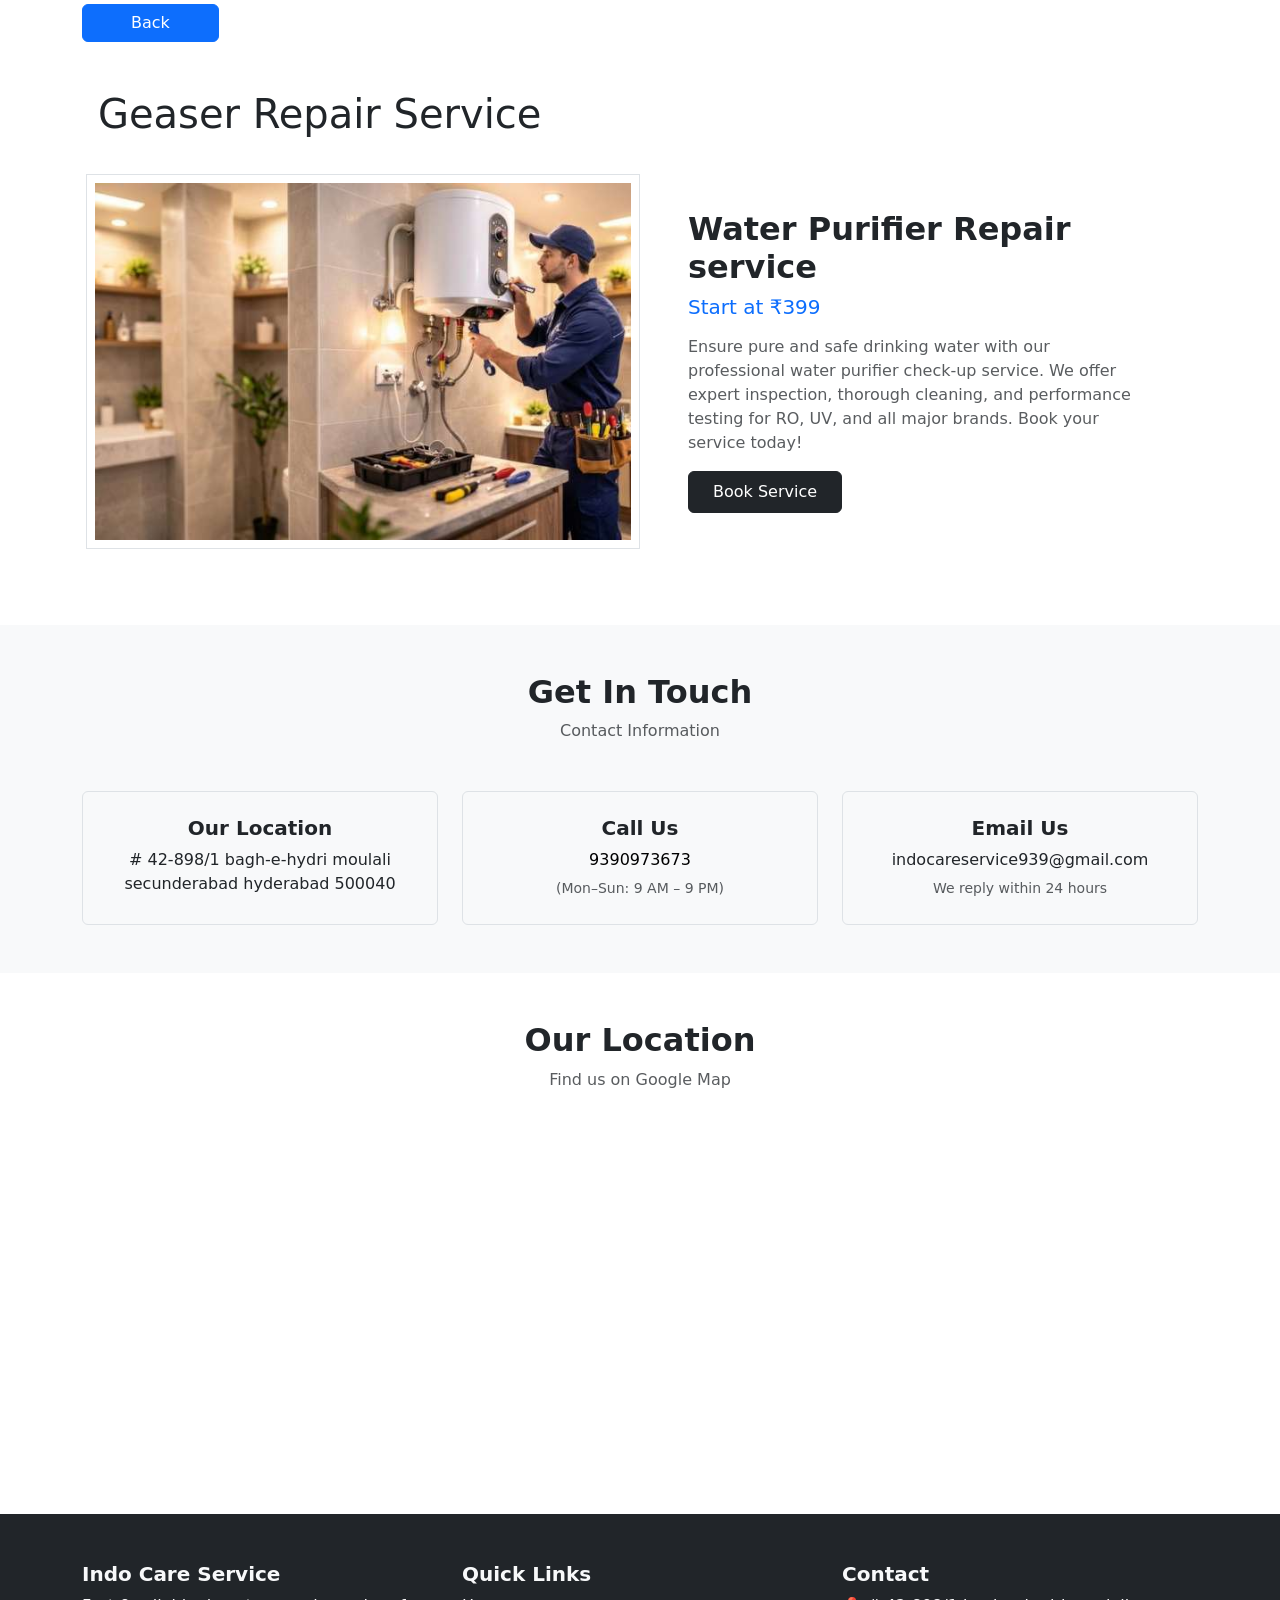
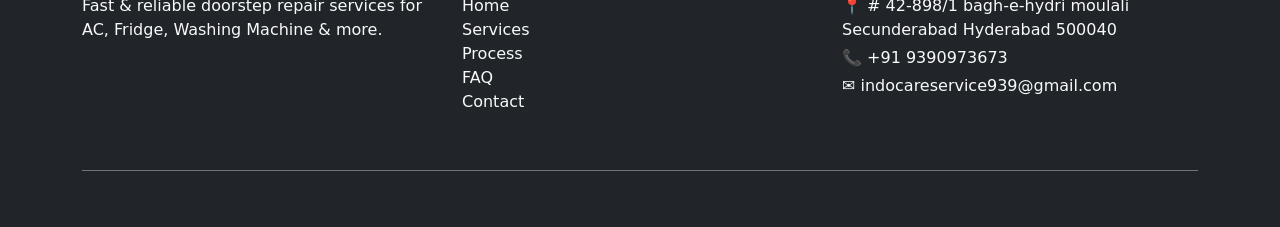
<file: geaser-repair.html>
<!doctype html>
<html lang="en">
  <head>
    <!-- Basic -->
    <meta charset="UTF-8" />
    <title>Geaser Repair Service - Indo Care Service</title>

    <!-- Mobile Responsive (MOST IMPORTANT) -->
    <meta name="viewport" content="width=device-width, initial-scale=1.0" />

    <!-- Bootstrap 5 CSS CDN -->
    <link
      href="https://cdn.jsdelivr.net/npm/bootstrap@5.3.2/dist/css/bootstrap.min.css"
      rel="stylesheet"
    />
    <link rel="stylesheet" href="style.css" />
  </head>
  <body>

        <!-- ============== Navbar Start Here ============= -->
        <div class="container pt-1 sticky-top">
  <div class="row">
    <div class="col-md">
      <a href="/index.html" class="btn btn-primary px-5">Back</a>
    </div>
  </div>
 </div>
    <!-- ============== Navbar END Here ============= -->
     
    <section class="py-5">
      <div class="container">
        <h1 class="px-3">Geaser Repair Service</h1>
        <div class="row align-items-center p-md-3">
          <!-- Image -->
          <div class="col-md-6 p-0 border">
            <img
              src="/images/geaser-repair-service.jpg"
              class="img-fluid w-100 p-2 rounded-3"
              alt="Split AC Repair"
            />
          </div>

          <!-- Content -->
          <div class="col-md-6 p-4 p-md-5">
            <h2 class="fw-bold">Water Purifier Repair service</h2>

            <h5 class="text-primary mb-3">Start at ₹399</h5>

            <p class="text-muted">
              Ensure pure and safe drinking water with our professional water purifier check-up service. We offer expert inspection, thorough cleaning, and performance testing for RO, UV, and all major brands. Book your service today!
            </p>

            <a href="https://wa.me/917780563336?text=Hi%2C%20I%20want%20to%20book%20a%20geyser%20repair%20service.%20Please%20share%20details" class="btn btn-dark px-4 py-2"> Book Service </a>
          </div>
        </div>
      </div>
    </section>

   <!-- ===================Footer Started ============  -->
     
       <!-- ============== Get in Touch ============= -->
    <section class="py-5 bg-light" id="contact">
      <div class="container">
        <!-- Heading -->
        <div class="text-center mb-5">
          <h2 class="fw-bold">Get In Touch</h2>
          <p class="text-muted">Contact Information</p>
        </div>

        <div class="row g-4">
          <!-- Location -->
          <div class="col-md-4 col-sm-6">
            <div class="border p-4 h-100 text-center rounded">
              <h5 class="fw-bold">Our Location</h5>
              <p class="mb-0">
                # 42-898/1 bagh-e-hydri moulali <br />secunderabad hyderabad
                500040
              </p>
            </div>
          </div>

          <!-- Call -->
          <div class="col-md-4 col-sm-6">
            <div class="border p-4 h-100 text-center rounded">
              <h5 class="fw-bold">Call Us</h5>
              <p class="mb-1">
                <a
                  href="tel:+919390973673"
                  class="text-decoration-none text-black"
                  >9390973673</a
                >
              </p>
              <small class="text-muted">(Mon–Sun: 9 AM – 9 PM)</small>
            </div>
          </div>

          <!-- Email -->
          <div class="col-md-4 col-sm-12">
            <div class="border p-4 h-100 text-center rounded">
              <h5 class="fw-bold">Email Us</h5>
              <p class="mb-1 text-break">indocareservice939@gmail.com</p>
              <small class="text-muted">We reply within 24 hours</small>
            </div>
          </div>
        </div>
      </div>
    </section>

    <!-- ============ MAP Section ========== -->
    <section class="py-5">
      <div class="container">
        <!-- Heading -->
        <div class="text-center mb-4">
          <h2 class="fw-bold">Our Location</h2>
          <p class="text-muted">Find us on Google Map</p>
        </div>
      </div>
      <!-- Map -->
      <div class="container-fluid">
        <div class="row">
          <iframe
            src="https://www.google.com/maps/embed?pb=!1m18!1m12!1m3!1d30447.98339640693!2d78.53824846701299!3d17.459813440120946!2m3!1f0!2f0!3f0!3m2!1i1024!2i768!4f13.1!3m3!1m2!1s0x3bcb9b8c40685e0b%3A0x4c3218b4ec01c135!2sSatya%20Sai%20Nilayam%2C%2042-978%2F1%2C%20Bagh-E-Hydri%2C%20Parisrama%20Nagar%2C%20Moula%20Ali%2C%20Hyderabad%2C%20Secunderabad%2C%20Telangana%20500040!5e0!3m2!1sen!2sin!4v1770566208095!5m2!1sen!2sin"
            width=""
            height="350"
            style="border: 0"
            allowfullscreen=""
            loading="lazy"
            referrerpolicy="no-referrer-when-downgrade"
          ></iframe>
        </div>
      </div>
    </section>

    <!-- ============== Footer Section =============== -->
    <footer class="bg-dark text-light pt-5">
      <div class="container">
        <div class="row">
          <!-- Brand / About -->
          <div class="col-md-4 mb-4">
            <h5 class="fw-bold">Indo Care Service</h5>
            <p class="">
              Fast & reliable doorstep repair services for AC, Fridge, Washing
              Machine & more.
            </p>
          </div>

          <!-- Quick Links -->
          <div class="col-md-4 mb-4">
            <h5 class="fw-bold">Quick Links</h5>
            <ul class="list-unstyled">
              <li>
                <a href="#" class="text-light text-decoration-none">Home</a>
              </li>
              <li>
                <a href="#" class="text-light text-decoration-none">Services</a>
              </li>
              <li>
                <a href="#" class="text-light text-decoration-none">Process</a>
              </li>
              <li>
                <a href="#" class="text-light text-decoration-none">FAQ</a>
              </li>
              <li>
                <a href="#" class="text-light text-decoration-none">Contact</a>
              </li>
            </ul>
          </div>

          <!-- Contact Info -->
          <div class="col-md-4 mb-4">
            <h5 class="fw-bold">Contact</h5>
            <p class="mb-1">📍 # 42-898/1 bagh-e-hydri moulali Secunderabad Hyderabad 500040</p>
            <p class="mb-1">📞 +91 9390973673</p>
            <p class="mb-0">✉ indocareservice939@gmail.com</p>
          </div>
        </div>

        <!-- Bottom Bar -->
        <div class="border-top border-secondary text-center py-3 mt-3">
          <small class="text-muted">
            © 2026 Indo Care Service. All Rights Reserved.
          </small>
        </div>
      </div>
    </footer>

    <!-- Bootstrap 5 JS Bundle (with Popper) -->
    <script src="https://cdn.jsdelivr.net/npm/bootstrap@5.3.2/dist/js/bootstrap.bundle.min.js"></script>
    <script src="/script.js"></script>
  </body>
</html>
</file>
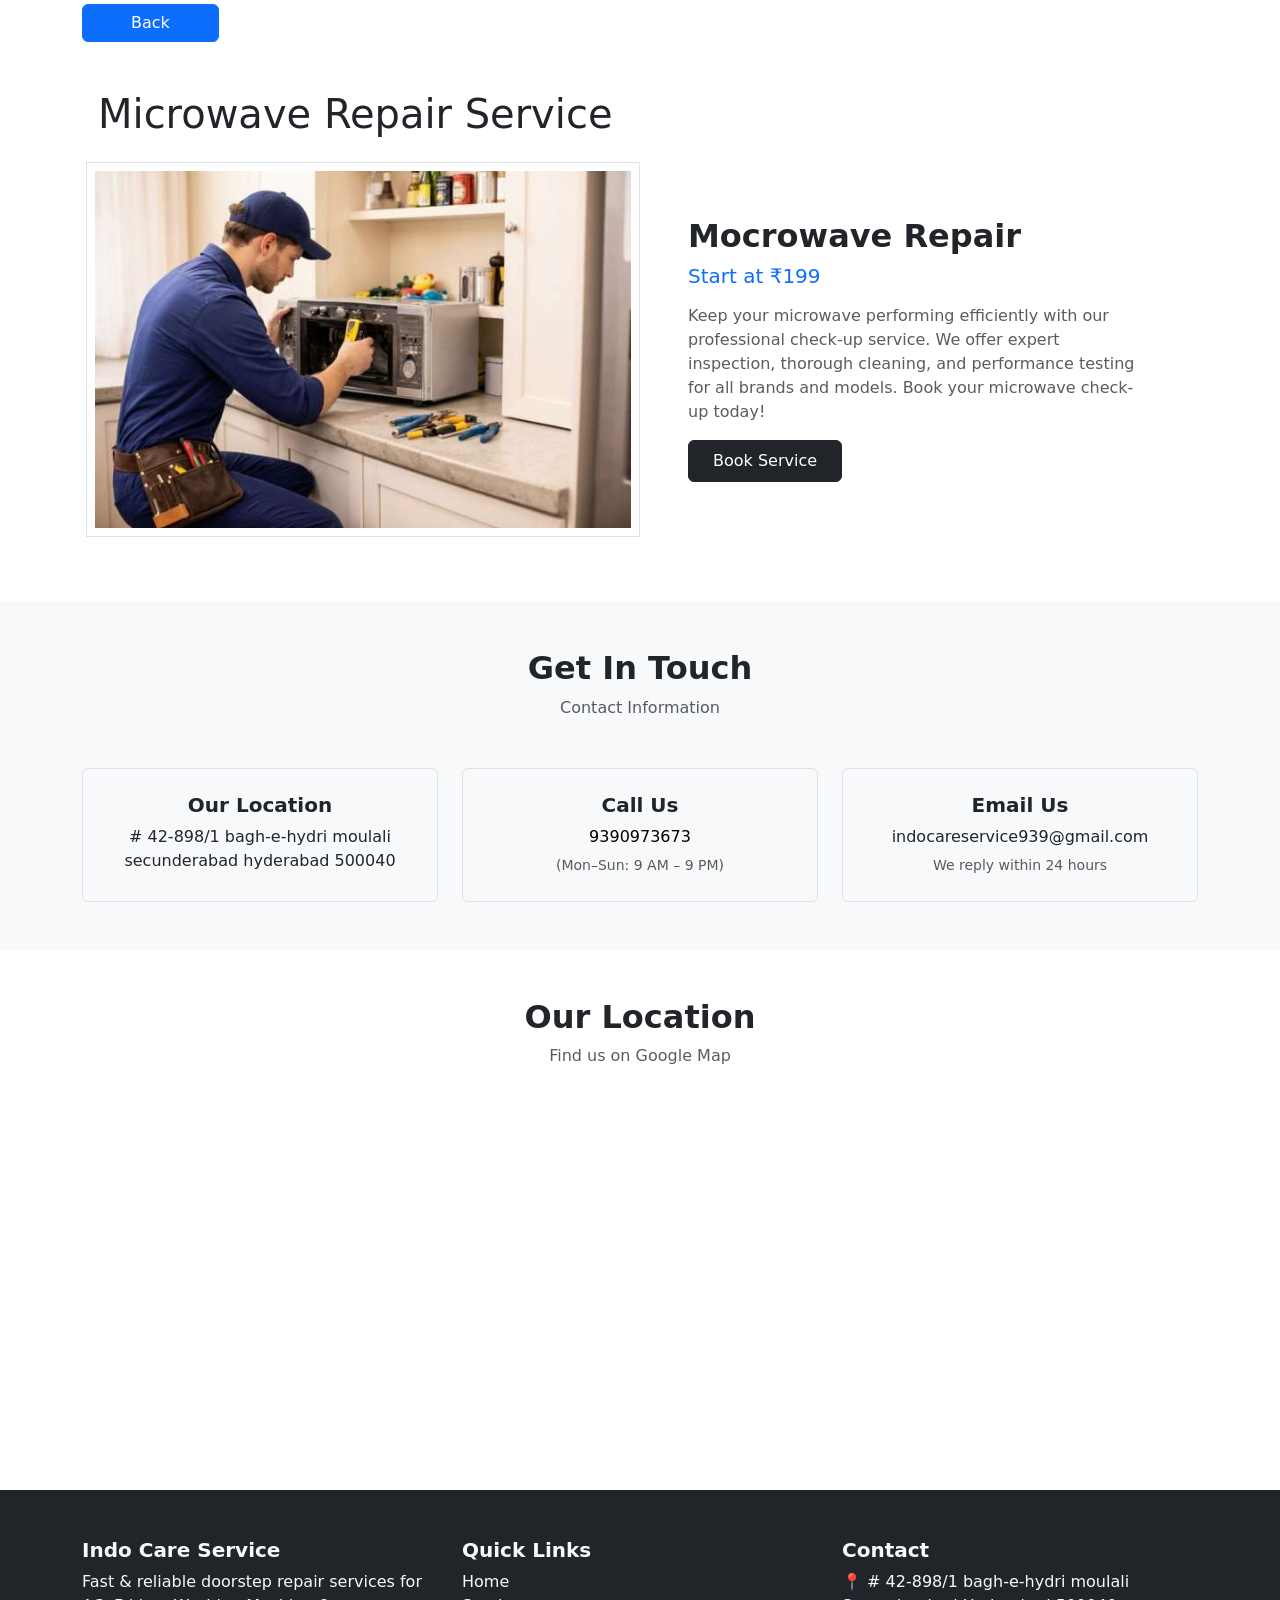
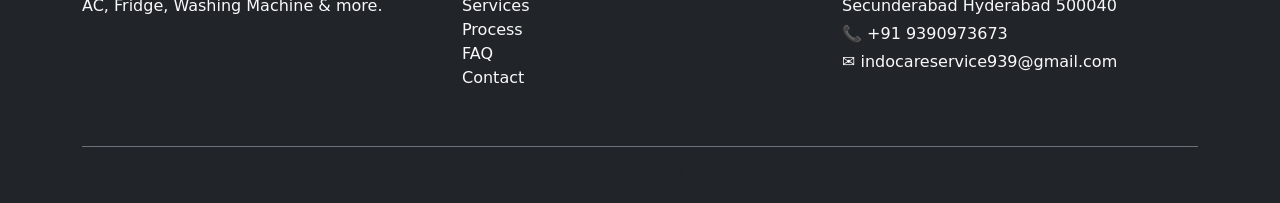
<file: microwave-repair.html>
<!doctype html>
<html lang="en">
  <head>
    <!-- Basic -->
    <meta charset="UTF-8" />
    <title>Microwave Repair Service - Indo Care Service</title>

    <!-- Mobile Responsive (MOST IMPORTANT) -->
    <meta name="viewport" content="width=device-width, initial-scale=1.0" />

    <!-- Bootstrap 5 CSS CDN -->
    <link
      href="https://cdn.jsdelivr.net/npm/bootstrap@5.3.2/dist/css/bootstrap.min.css"
      rel="stylesheet"
    />
    <link rel="stylesheet" href="style.css" />
  </head>
  <body>

        <!-- ============== Navbar Start Here ============= -->
    <div class="container pt-1 sticky-top">
  <div class="row">
    <div class="col-md">
      <a href="/index.html" class="btn btn-primary px-5">Back</a>
    </div>
  </div>
 </div>
    <!-- ============== Navbar END Here ============= -->
     
    <section class="py-5">
      <div class="container">
        <h1 class="px-3">Microwave Repair Service</h1>
        <div class="row align-items-center p-md-3">
          <!-- Image -->
          <div class="col-md-6 p-0 border">
            <img
              src="images/microwave-repair -service.jpg"
              class="img-fluid w-100 p-2 rounded-3"
              alt="Split AC Repair"
            />
          </div>

          <!-- Content -->
          <div class="col-md-6 p-4 p-md-5">
            <h2 class="fw-bold">Mocrowave Repair</h2>

            <h5 class="text-primary mb-3">Start at ₹199</h5>

            <p class="text-muted">
              Keep your microwave performing efficiently with our professional check-up service. We offer expert inspection, thorough cleaning, and performance testing for all brands and models. Book your microwave check-up today!
            </p>

            <a href="https://wa.me/917780563336?text=Hi%2C%20I%20want%20to%20book%20a%20microwave%20repair%20service.%20Please%20share%20details" class="btn btn-dark px-4 py-2"> Book Service </a>
          </div>
        </div>
      </div>
    </section>

   <!-- ===================Footer Started ============  -->
     
       <!-- ============== Get in Touch ============= -->
    <section class="py-5 bg-light" id="contact">
      <div class="container">
        <!-- Heading -->
        <div class="text-center mb-5">
          <h2 class="fw-bold">Get In Touch</h2>
          <p class="text-muted">Contact Information</p>
        </div>

        <div class="row g-4">
          <!-- Location -->
          <div class="col-md-4 col-sm-6">
            <div class="border p-4 h-100 text-center rounded">
              <h5 class="fw-bold">Our Location</h5>
              <p class="mb-0">
                # 42-898/1 bagh-e-hydri moulali <br />secunderabad hyderabad
                500040
              </p>
            </div>
          </div>

          <!-- Call -->
          <div class="col-md-4 col-sm-6">
            <div class="border p-4 h-100 text-center rounded">
              <h5 class="fw-bold">Call Us</h5>
              <p class="mb-1">
                <a
                  href="tel:+919390973673"
                  class="text-decoration-none text-black"
                  >9390973673</a
                >
              </p>
              <small class="text-muted">(Mon–Sun: 9 AM – 9 PM)</small>
            </div>
          </div>

          <!-- Email -->
          <div class="col-md-4 col-sm-12">
            <div class="border p-4 h-100 text-center rounded">
              <h5 class="fw-bold">Email Us</h5>
              <p class="mb-1 text-break">indocareservice939@gmail.com</p>
              <small class="text-muted">We reply within 24 hours</small>
            </div>
          </div>
        </div>
      </div>
    </section>

    <!-- ============ MAP Section ========== -->
    <section class="py-5">
      <div class="container">
        <!-- Heading -->
        <div class="text-center mb-4">
          <h2 class="fw-bold">Our Location</h2>
          <p class="text-muted">Find us on Google Map</p>
        </div>
      </div>
      <!-- Map -->
      <div class="container-fluid">
        <div class="row">
          <iframe
            src="https://www.google.com/maps/embed?pb=!1m18!1m12!1m3!1d30447.98339640693!2d78.53824846701299!3d17.459813440120946!2m3!1f0!2f0!3f0!3m2!1i1024!2i768!4f13.1!3m3!1m2!1s0x3bcb9b8c40685e0b%3A0x4c3218b4ec01c135!2sSatya%20Sai%20Nilayam%2C%2042-978%2F1%2C%20Bagh-E-Hydri%2C%20Parisrama%20Nagar%2C%20Moula%20Ali%2C%20Hyderabad%2C%20Secunderabad%2C%20Telangana%20500040!5e0!3m2!1sen!2sin!4v1770566208095!5m2!1sen!2sin"
            width=""
            height="350"
            style="border: 0"
            allowfullscreen=""
            loading="lazy"
            referrerpolicy="no-referrer-when-downgrade"
          ></iframe>
        </div>
      </div>
    </section>

    <!-- ============== Footer Section =============== -->
    <footer class="bg-dark text-light pt-5">
      <div class="container">
        <div class="row">
          <!-- Brand / About -->
          <div class="col-md-4 mb-4">
            <h5 class="fw-bold">Indo Care Service</h5>
            <p class="">
              Fast & reliable doorstep repair services for AC, Fridge, Washing
              Machine & more.
            </p>
          </div>

          <!-- Quick Links -->
          <div class="col-md-4 mb-4">
            <h5 class="fw-bold">Quick Links</h5>
            <ul class="list-unstyled">
              <li>
                <a href="#" class="text-light text-decoration-none">Home</a>
              </li>
              <li>
                <a href="#" class="text-light text-decoration-none">Services</a>
              </li>
              <li>
                <a href="#" class="text-light text-decoration-none">Process</a>
              </li>
              <li>
                <a href="#" class="text-light text-decoration-none">FAQ</a>
              </li>
              <li>
                <a href="#" class="text-light text-decoration-none">Contact</a>
              </li>
            </ul>
          </div>

          <!-- Contact Info -->
          <div class="col-md-4 mb-4">
            <h5 class="fw-bold">Contact</h5>
            <p class="mb-1">📍 # 42-898/1 bagh-e-hydri moulali Secunderabad Hyderabad 500040</p>
            <p class="mb-1">📞 +91 9390973673</p>
            <p class="mb-0">✉ indocareservice939@gmail.com</p>
          </div>
        </div>

        <!-- Bottom Bar -->
        <div class="border-top border-secondary text-center py-3 mt-3">
          <small class="text-muted">
            © 2026 Indo Care Service. All Rights Reserved.
          </small>
        </div>
      </div>
    </footer>

    <!-- Bootstrap 5 JS Bundle (with Popper) -->
    <script src="https://cdn.jsdelivr.net/npm/bootstrap@5.3.2/dist/js/bootstrap.bundle.min.js"></script>
    <script src="/script.js"></script>
  </body>
</html>
</file>
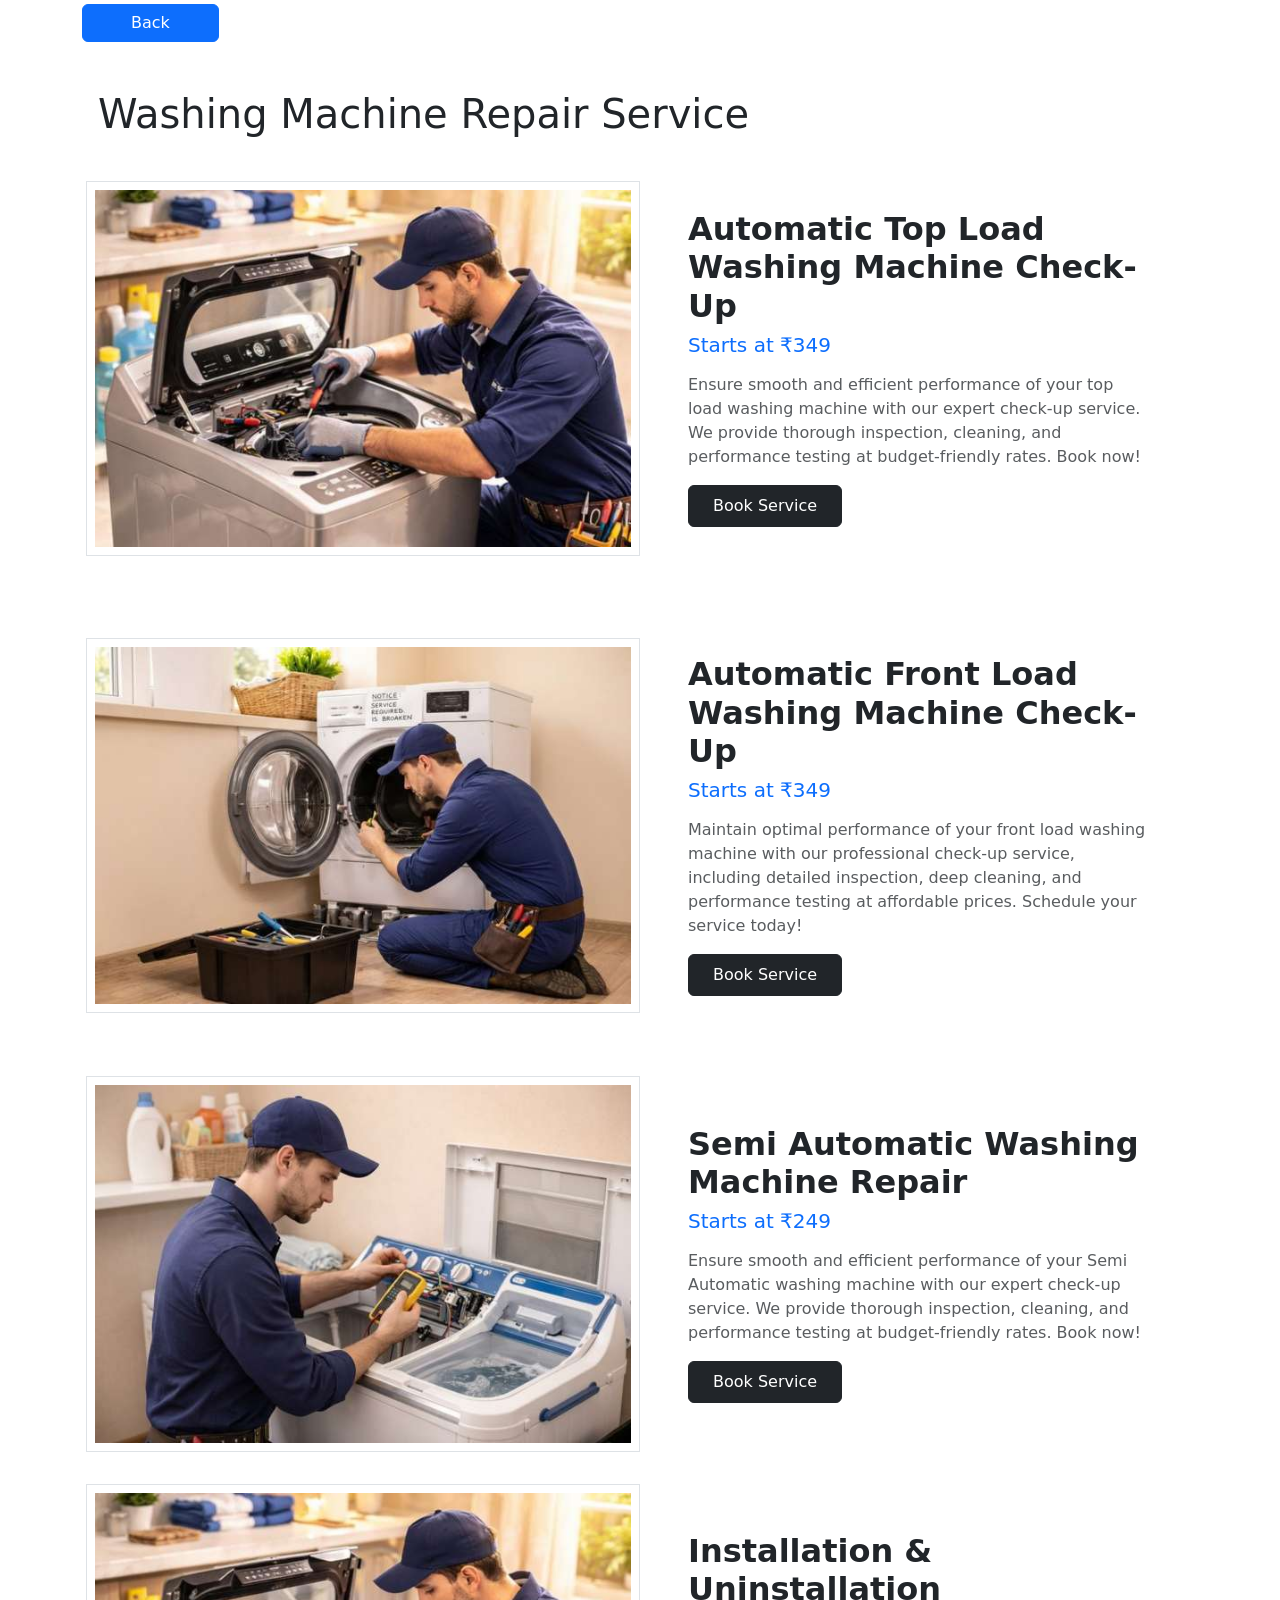
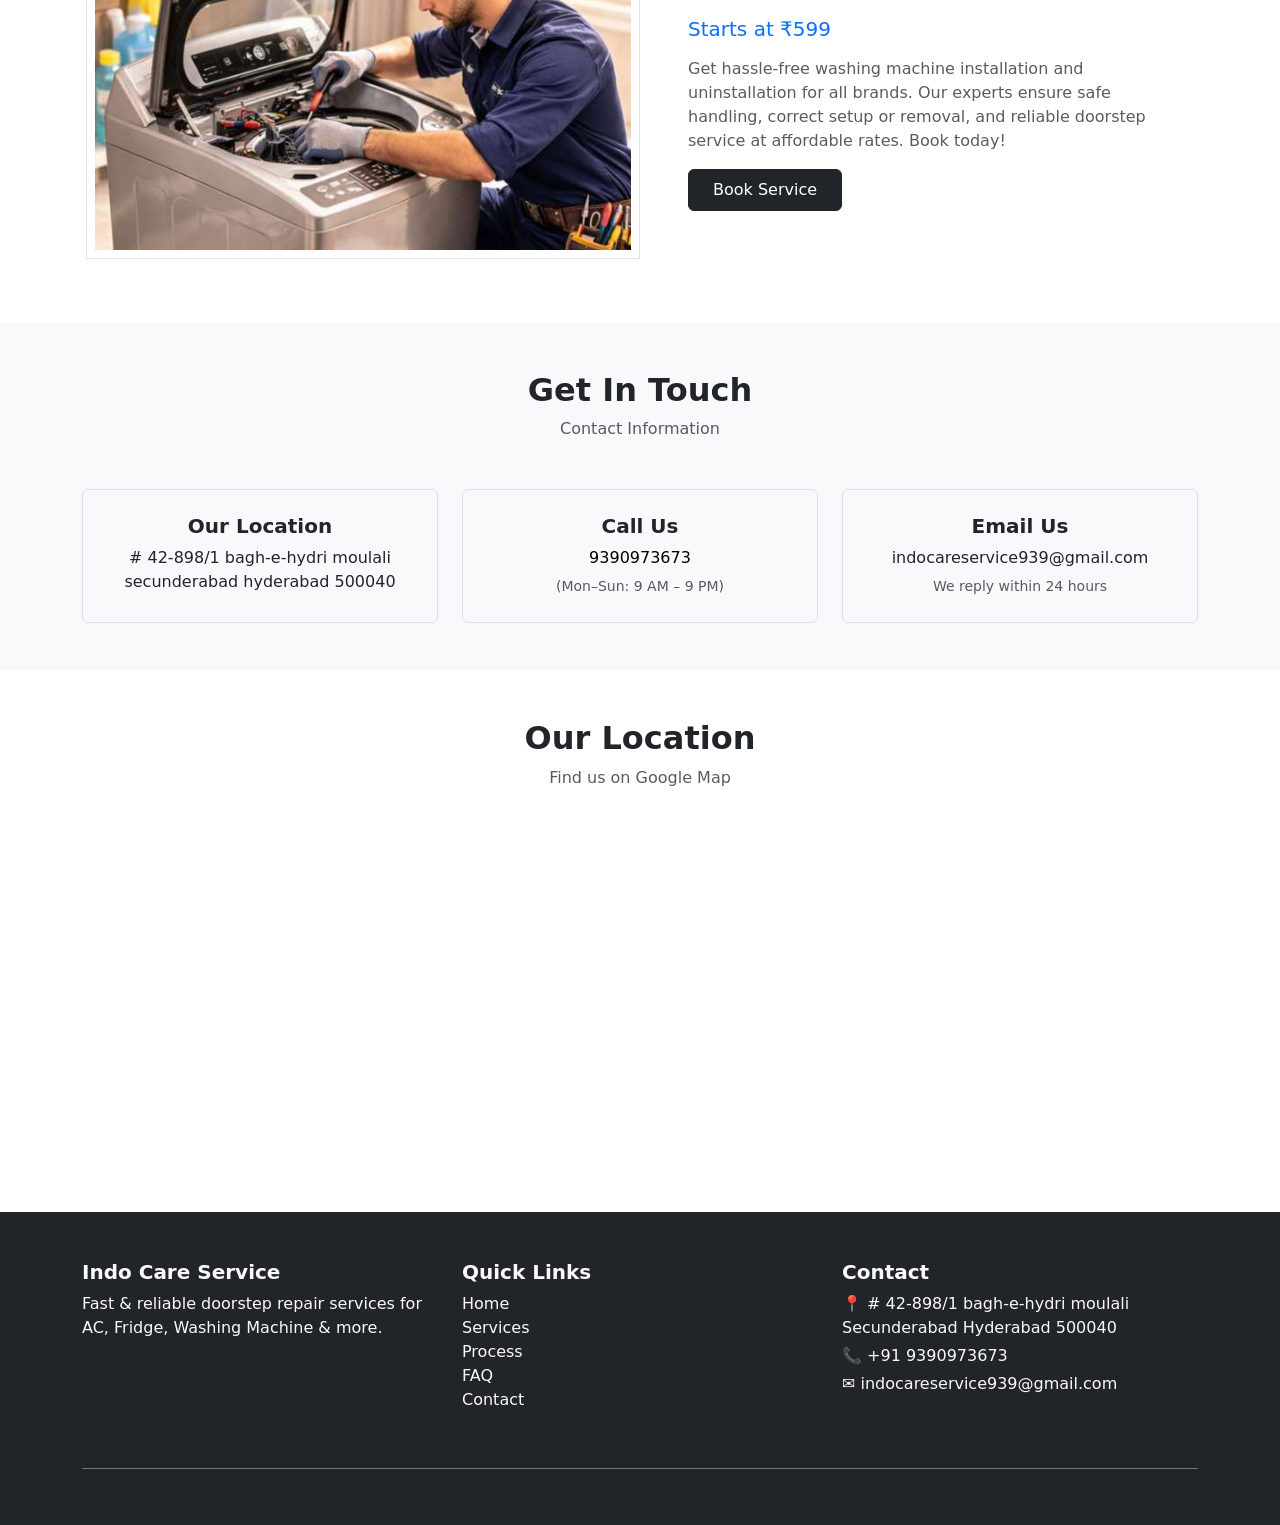
<file: washing-machine-repair.html>
<!doctype html>
<html lang="en">
  <head>
    <!-- Basic -->
    <meta charset="UTF-8" />
    <title>Washing Machine Repair Service - Indo Care Service</title>

    <!-- Mobile Responsive (MOST IMPORTANT) -->
    <meta name="viewport" content="width=device-width, initial-scale=1.0" />

    <!-- Bootstrap 5 CSS CDN -->
    <link
      href="https://cdn.jsdelivr.net/npm/bootstrap@5.3.2/dist/css/bootstrap.min.css"
      rel="stylesheet"
    />
    <link rel="stylesheet" href="style.css" />
  </head>
  <body>
    <!-- ============== Navbar Start Here ============= -->
  <div class="container pt-1 sticky-top">
  <div class="row">
    <div class="col-md">
      <a href="/index.html" class="btn btn-primary px-5">Back</a>
    </div>
  </div>
 </div>
    <!-- ============== Navbar END Here ============= -->

    <section class="py-5">
      <div class="container">
        <h1 class="px-3">Washing Machine Repair Service</h1>
        <div class="row align-items-center p-md-3">
          <!-- Image -->
          <div class="col-md-6 p-0 border">
            <img
              src="images/automatic-top-load-machine.jpg"
              class="img-fluid w-100 p-2 rounded-3"
              alt="Automatic Top Load Washing Machine Check-Up"
            />
          </div>

          <!-- Content -->
          <div class="col-md-6 p-4 p-md-5">
            <h2 class="fw-bold">Automatic Top Load Washing Machine Check-Up</h2>

            <h5 class="text-primary mb-3">Starts at ₹349</h5>

            <p class="text-muted">
              Ensure smooth and efficient performance of your top load washing
              machine with our expert check-up service. We provide thorough
              inspection, cleaning, and performance testing at budget-friendly
              rates. Book now!
            </p>

            <a href="https://wa.me/917780563336?text=Hi%2C%20I%20want%20to%20book%20a%20washing%20machine%20repair%20service.%20Please%20share%20details" class="btn btn-dark px-4 py-2"> Book Service </a>
          </div>
        </div>

        <div class="row align-items-center p-md-3">
          <!-- Image -->
          <div class="col-md-6 p-0 border">
            <img
              src="images/automatic-front-load-machine.jpg"
              class="img-fluid w-100 p-2 rounded-3"
              alt="Automatic Front Load Washing Machine Check-Up"
            />
          </div>

          <!-- Content -->
          <div class="col-md-6 p-4 p-md-5">
            <h2 class="fw-bold">
              Automatic Front Load Washing Machine Check-Up
            </h2>

            <h5 class="text-primary mb-3">Starts at ₹349</h5>

            <p class="text-muted">
              Maintain optimal performance of your front load washing machine
              with our professional check-up service, including detailed
              inspection, deep cleaning, and performance testing at affordable
              prices. Schedule your service today!
            </p>

            <a href="https://wa.me/917780563336?text=Hi%2C%20I%20want%20to%20book%20a%20washing%20machine%20repair%20service.%20Please%20share%20details" class="btn btn-dark px-4 py-2"> Book Service </a>
          </div>
        </div>

        <div class="row align-items-center p-md-3">
          <!-- Image -->
          <div class="col-md-6 p-0 border">
            <img
              src="images/washing-machine-installation.jpg"
              class="img-fluid w-100 p-2 rounded-3"
              alt="Washing Machine Installation & Uninstallation"
            />
          </div>

          <!-- Content -->
          <div class="col-md-6 p-4 p-md-5">
            <h2 class="fw-bold">Semi Automatic Washing Machine Repair</h2>

            <h5 class="text-primary mb-3">Starts at ₹249</h5>

            <p class="text-muted">
              Ensure smooth and efficient performance of your Semi Automatic washing machine with our expert check-up service. We provide thorough inspection, cleaning, and performance testing at budget-friendly rates. Book now!
            </p>

            <a href="https://wa.me/917780563336?text=Hi%2C%20I%20want%20to%20book%20a%20washing%20machine%20repair%20service.%20Please%20share%20details" class="btn btn-dark px-4 py-2"> Book Service </a>
          </div>
        </div>
        <div class="row align-items-center p-md-3">
          <!-- Image -->
          <div class="col-md-6 p-0 border">
            <img
              src="images/automatic-top-load-machine.jpg"
              class="img-fluid w-100 p-2 rounded-3"
              alt="Washing Machine Installation & Uninstallation"
            />
          </div>

          <!-- Content -->
          <div class="col-md-6 p-4 p-md-5">
            <h2 class="fw-bold">Installation & Uninstallation</h2>

            <h5 class="text-primary mb-3">Starts at ₹599</h5>

            <p class="text-muted">
              Get hassle-free washing machine installation and uninstallation for all brands. Our experts ensure safe handling, correct setup or removal, and reliable doorstep service at affordable rates. Book today!
            </p>

            <a href="https://wa.me/917780563336?text=Hi%2C%20I%20want%20to%20book%20a%20washing%20machine%20repair%20service.%20Please%20share%20details" class="btn btn-dark px-4 py-2"> Book Service </a>
          </div>
        </div>
      </div>
    </section>


    <!-- ===================Footer Started ============  -->
     
       <!-- ============== Get in Touch ============= -->
    <section class="py-5 bg-light" id="contact">
      <div class="container">
        <!-- Heading -->
        <div class="text-center mb-5">
          <h2 class="fw-bold">Get In Touch</h2>
          <p class="text-muted">Contact Information</p>
        </div>

        <div class="row g-4">
          <!-- Location -->
          <div class="col-md-4 col-sm-6">
            <div class="border p-4 h-100 text-center rounded">
              <h5 class="fw-bold">Our Location</h5>
              <p class="mb-0">
                # 42-898/1 bagh-e-hydri moulali <br />secunderabad hyderabad
                500040
              </p>
            </div>
          </div>

          <!-- Call -->
          <div class="col-md-4 col-sm-6">
            <div class="border p-4 h-100 text-center rounded">
              <h5 class="fw-bold">Call Us</h5>
              <p class="mb-1">
                <a
                  href="tel:+919390973673"
                  class="text-decoration-none text-black"
                  >9390973673</a
                >
              </p>
              <small class="text-muted">(Mon–Sun: 9 AM – 9 PM)</small>
            </div>
          </div>

          <!-- Email -->
          <div class="col-md-4 col-sm-12">
            <div class="border p-4 h-100 text-center rounded">
              <h5 class="fw-bold">Email Us</h5>
              <p class="mb-1 text-break">indocareservice939@gmail.com</p>
              <small class="text-muted">We reply within 24 hours</small>
            </div>
          </div>
        </div>
      </div>
    </section>

    <!-- ============ MAP Section ========== -->
    <section class="py-5">
      <div class="container">
        <!-- Heading -->
        <div class="text-center mb-4">
          <h2 class="fw-bold">Our Location</h2>
          <p class="text-muted">Find us on Google Map</p>
        </div>
      </div>
      <!-- Map -->
      <div class="container-fluid">
        <div class="row">
          <iframe
            src="https://www.google.com/maps/embed?pb=!1m18!1m12!1m3!1d30447.98339640693!2d78.53824846701299!3d17.459813440120946!2m3!1f0!2f0!3f0!3m2!1i1024!2i768!4f13.1!3m3!1m2!1s0x3bcb9b8c40685e0b%3A0x4c3218b4ec01c135!2sSatya%20Sai%20Nilayam%2C%2042-978%2F1%2C%20Bagh-E-Hydri%2C%20Parisrama%20Nagar%2C%20Moula%20Ali%2C%20Hyderabad%2C%20Secunderabad%2C%20Telangana%20500040!5e0!3m2!1sen!2sin!4v1770566208095!5m2!1sen!2sin"
            width=""
            height="350"
            style="border: 0"
            allowfullscreen=""
            loading="lazy"
            referrerpolicy="no-referrer-when-downgrade"
          ></iframe>
        </div>
      </div>
    </section>

    <!-- ============== Footer Section =============== -->
    <footer class="bg-dark text-light pt-5">
      <div class="container">
        <div class="row">
          <!-- Brand / About -->
          <div class="col-md-4 mb-4">
            <h5 class="fw-bold">Indo Care Service</h5>
            <p class="">
              Fast & reliable doorstep repair services for AC, Fridge, Washing
              Machine & more.
            </p>
          </div>

          <!-- Quick Links -->
          <div class="col-md-4 mb-4">
            <h5 class="fw-bold">Quick Links</h5>
            <ul class="list-unstyled">
              <li>
                <a href="#" class="text-light text-decoration-none">Home</a>
              </li>
              <li>
                <a href="#" class="text-light text-decoration-none">Services</a>
              </li>
              <li>
                <a href="#" class="text-light text-decoration-none">Process</a>
              </li>
              <li>
                <a href="#" class="text-light text-decoration-none">FAQ</a>
              </li>
              <li>
                <a href="#" class="text-light text-decoration-none">Contact</a>
              </li>
            </ul>
          </div>

          <!-- Contact Info -->
          <div class="col-md-4 mb-4">
            <h5 class="fw-bold">Contact</h5>
            <p class="mb-1">📍 # 42-898/1 bagh-e-hydri moulali Secunderabad Hyderabad 500040</p>
            <p class="mb-1">📞 +91 9390973673</p>
            <p class="mb-0">✉ indocareservice939@gmail.com</p>
          </div>
        </div>

        <!-- Bottom Bar -->
        <div class="border-top border-secondary text-center py-3 mt-3">
          <small class="text-muted">
            © 2026 Indo Care Service. All Rights Reserved.
          </small>
        </div>
      </div>
    </footer>

    <!-- Bootstrap 5 JS Bundle (with Popper) -->
    <script src="https://cdn.jsdelivr.net/npm/bootstrap@5.3.2/dist/js/bootstrap.bundle.min.js"></script>
    <script src="/script.js"></script>
  </body>
</html>
</file>
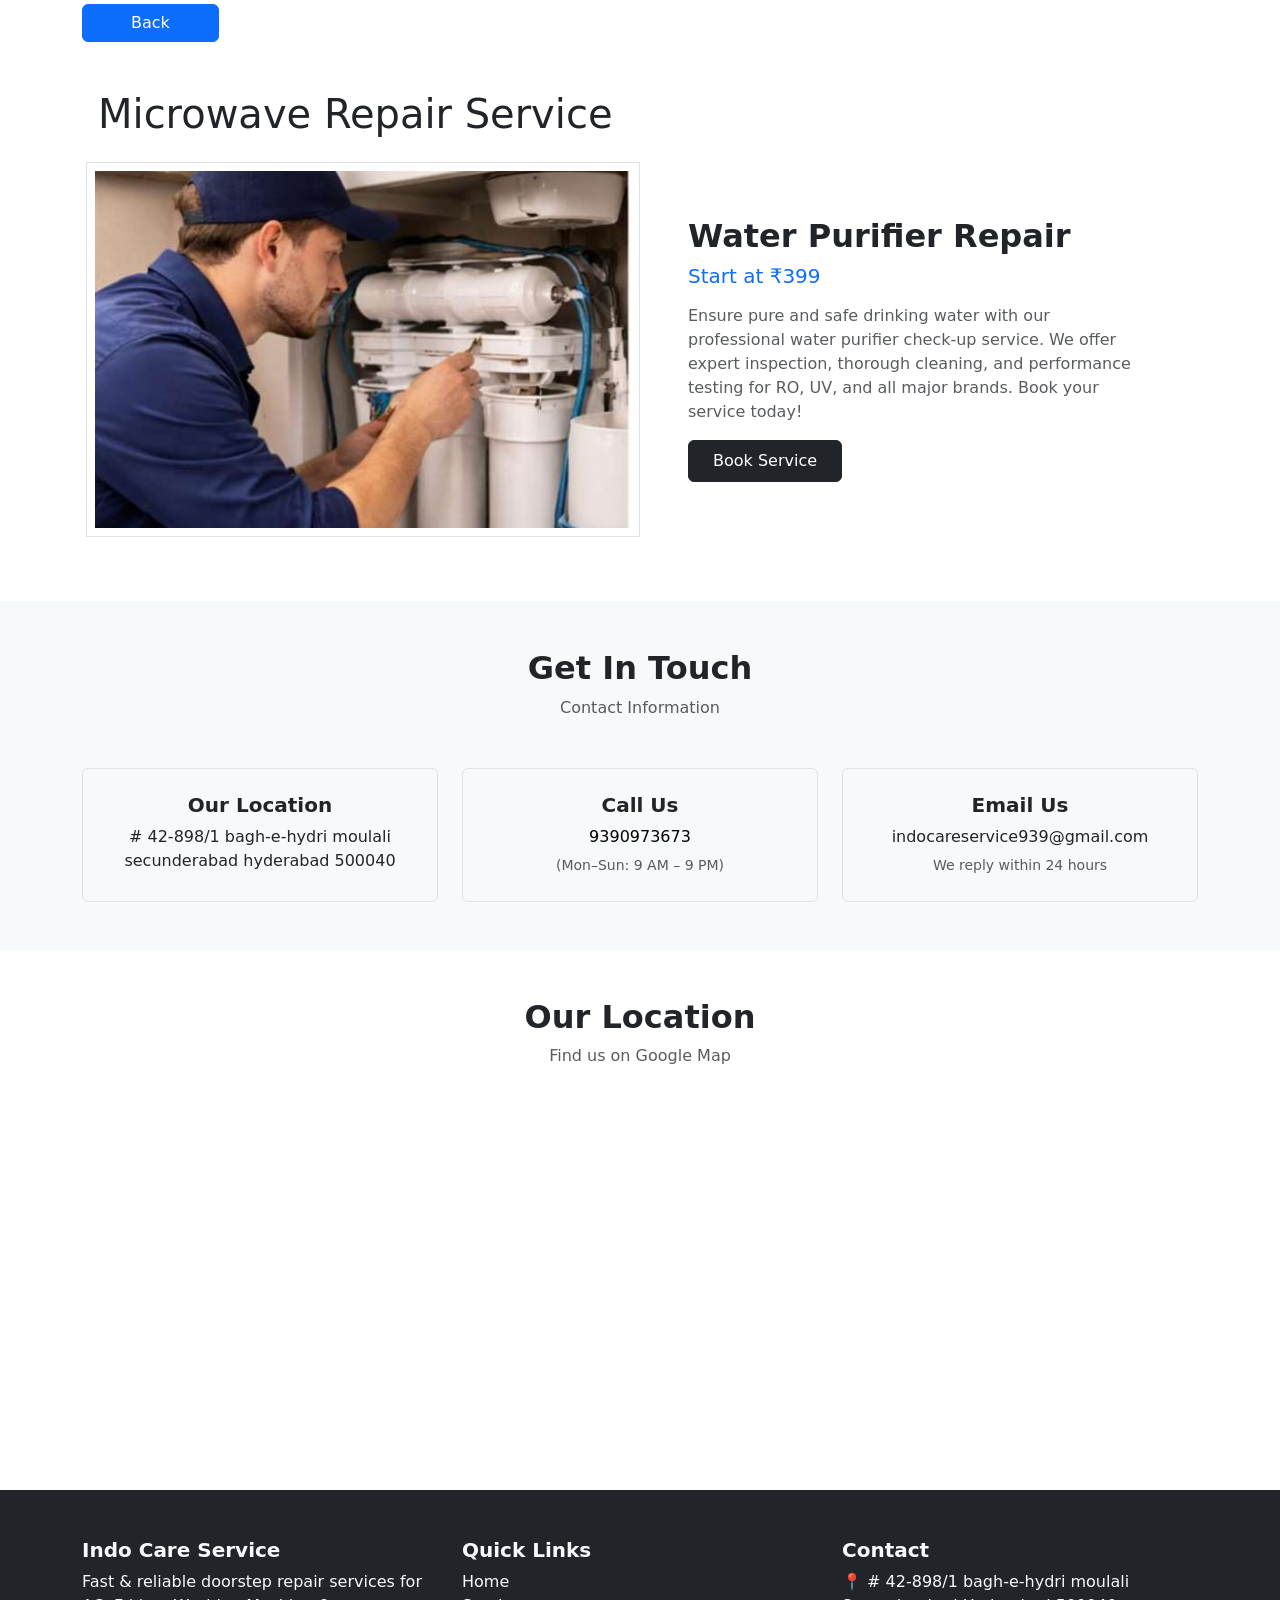
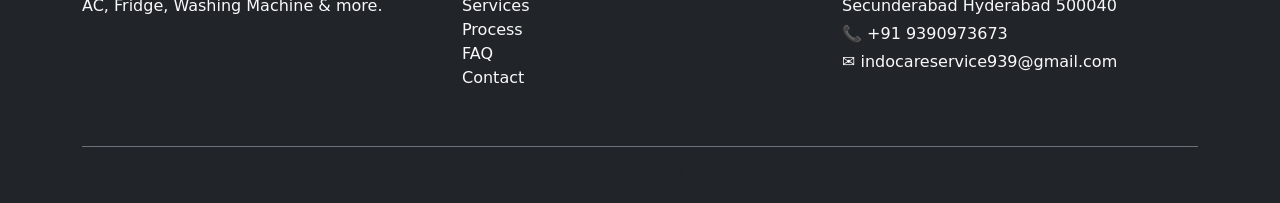
<file: water-purifier.html>
<!doctype html>
<html lang="en">
  <head>
    <!-- Basic -->
    <meta charset="UTF-8" />
    <title>Water Purifier Repair - Indo Care Service</title>

    <!-- Mobile Responsive (MOST IMPORTANT) -->
    <meta name="viewport" content="width=device-width, initial-scale=1.0" />

    <!-- Bootstrap 5 CSS CDN -->
    <link
      href="https://cdn.jsdelivr.net/npm/bootstrap@5.3.2/dist/css/bootstrap.min.css"
      rel="stylesheet"
    />
    <link rel="stylesheet" href="style.css" />
  </head>
  <body>

        <!-- ============== Navbar Start Here ============= -->
    <div class="container pt-1 sticky-top">
  <div class="row">
    <div class="col-md">
      <a href="/index.html" class="btn btn-primary px-5">Back</a>
    </div>
  </div>
 </div>
    <!-- ============== Navbar END Here ============= -->
     
    <section class="py-5">
      <div class="container">
        <h1 class="px-3">Microwave Repair Service</h1>
        <div class="row align-items-center p-md-3">
          <!-- Image -->
          <div class="col-md-6 p-0 border">
            <img
              src="images/ro-repair-service.jpg"
              class="img-fluid w-100 p-2 rounded-3"
              alt="Split AC Repair"
            />
          </div>

          <!-- Content -->
          <div class="col-md-6 p-4 p-md-5">
            <h2 class="fw-bold">Water Purifier Repair</h2>

            <h5 class="text-primary mb-3">Start at ₹399</h5>

            <p class="text-muted">
              Ensure pure and safe drinking water with our professional water purifier check-up service. We offer expert inspection, thorough cleaning, and performance testing for RO, UV, and all major brands. Book your service today!
            </p>

            <a href="https://wa.me/917780563336?text=Hi%2C%20I%20want%20to%20book%20a%20water%20purifier%20service.%20Please%20share%20details" class="btn btn-dark px-4 py-2"> Book Service </a>
          </div>
        </div>
      </div>
    </section>

   <!-- ===================Footer Started ============  -->
     
       <!-- ============== Get in Touch ============= -->
    <section class="py-5 bg-light" id="contact">
      <div class="container">
        <!-- Heading -->
        <div class="text-center mb-5">
          <h2 class="fw-bold">Get In Touch</h2>
          <p class="text-muted">Contact Information</p>
        </div>

        <div class="row g-4">
          <!-- Location -->
          <div class="col-md-4 col-sm-6">
            <div class="border p-4 h-100 text-center rounded">
              <h5 class="fw-bold">Our Location</h5>
              <p class="mb-0">
                # 42-898/1 bagh-e-hydri moulali <br />secunderabad hyderabad
                500040
              </p>
            </div>
          </div>

          <!-- Call -->
          <div class="col-md-4 col-sm-6">
            <div class="border p-4 h-100 text-center rounded">
              <h5 class="fw-bold">Call Us</h5>
              <p class="mb-1">
                <a
                  href="tel:+919390973673"
                  class="text-decoration-none text-black"
                  >9390973673</a
                >
              </p>
              <small class="text-muted">(Mon–Sun: 9 AM – 9 PM)</small>
            </div>
          </div>

          <!-- Email -->
          <div class="col-md-4 col-sm-12">
            <div class="border p-4 h-100 text-center rounded">
              <h5 class="fw-bold">Email Us</h5>
              <p class="mb-1 text-break">indocareservice939@gmail.com</p>
              <small class="text-muted">We reply within 24 hours</small>
            </div>
          </div>
        </div>
      </div>
    </section>

    <!-- ============ MAP Section ========== -->
    <section class="py-5">
      <div class="container">
        <!-- Heading -->
        <div class="text-center mb-4">
          <h2 class="fw-bold">Our Location</h2>
          <p class="text-muted">Find us on Google Map</p>
        </div>
      </div>
      <!-- Map -->
      <div class="container-fluid">
        <div class="row">
          <iframe
            src="https://www.google.com/maps/embed?pb=!1m18!1m12!1m3!1d30447.98339640693!2d78.53824846701299!3d17.459813440120946!2m3!1f0!2f0!3f0!3m2!1i1024!2i768!4f13.1!3m3!1m2!1s0x3bcb9b8c40685e0b%3A0x4c3218b4ec01c135!2sSatya%20Sai%20Nilayam%2C%2042-978%2F1%2C%20Bagh-E-Hydri%2C%20Parisrama%20Nagar%2C%20Moula%20Ali%2C%20Hyderabad%2C%20Secunderabad%2C%20Telangana%20500040!5e0!3m2!1sen!2sin!4v1770566208095!5m2!1sen!2sin"
            width=""
            height="350"
            style="border: 0"
            allowfullscreen=""
            loading="lazy"
            referrerpolicy="no-referrer-when-downgrade"
          ></iframe>
        </div>
      </div>
    </section>

    <!-- ============== Footer Section =============== -->
    <footer class="bg-dark text-light pt-5">
      <div class="container">
        <div class="row">
          <!-- Brand / About -->
          <div class="col-md-4 mb-4">
            <h5 class="fw-bold">Indo Care Service</h5>
            <p class="">
              Fast & reliable doorstep repair services for AC, Fridge, Washing
              Machine & more.
            </p>
          </div>

          <!-- Quick Links -->
          <div class="col-md-4 mb-4">
            <h5 class="fw-bold">Quick Links</h5>
            <ul class="list-unstyled">
              <li>
                <a href="#" class="text-light text-decoration-none">Home</a>
              </li>
              <li>
                <a href="#" class="text-light text-decoration-none">Services</a>
              </li>
              <li>
                <a href="#" class="text-light text-decoration-none">Process</a>
              </li>
              <li>
                <a href="#" class="text-light text-decoration-none">FAQ</a>
              </li>
              <li>
                <a href="#" class="text-light text-decoration-none">Contact</a>
              </li>
            </ul>
          </div>

          <!-- Contact Info -->
          <div class="col-md-4 mb-4">
            <h5 class="fw-bold">Contact</h5>
            <p class="mb-1">📍 # 42-898/1 bagh-e-hydri moulali Secunderabad Hyderabad 500040</p>
            <p class="mb-1">📞 +91 9390973673</p>
            <p class="mb-0">✉ indocareservice939@gmail.com</p>
          </div>
        </div>

        <!-- Bottom Bar -->
        <div class="border-top border-secondary text-center py-3 mt-3">
          <small class="text-muted">
            © 2026 Indo Care Service. All Rights Reserved.
          </small>
        </div>
      </div>
    </footer>

    <!-- Bootstrap 5 JS Bundle (with Popper) -->
    <script src="https://cdn.jsdelivr.net/npm/bootstrap@5.3.2/dist/js/bootstrap.bundle.min.js"></script>
    <script src="/script.js"></script>
  </body>
</html>
</file>
<file: style.css>
* {
  margin: 0;
  padding: 0;
  box-sizing: border-box;
}

.custom-offcanvas {
  width: 70% !important;
  background-color: #f8f9fa;
}
.bg-custom {
  background: blue !important;
}

.bg-custom .nav-link {
  color: #fff;
}
.bg-custom .navbar-brand {
  color: #fff !important;
  text-transform: uppercase;
  font-weight: bold;
}

.custom-toggle i {
  color: white;
  font-size: 26px;
}

/* ========================
   SMALL HERO SECTION
   ======================== */
#hero-small {
  /* 20% of Viewport Height */
  height: 40vh;
  min-height: 180px;
  background:
    linear-gradient(rgba(13, 110, 253, 0.8), rgba(13, 110, 253, 0.9)),
    url("/images/indo-cool-care-hero.webp");
  background-size: cover;
  background-position: center;

  margin-top: 0px; /* Adjust based on your Navbar height to prevent hiding */
}

/* Mobile Specific Tweaks */
@media (max-width: 576px) {
  #hero-small {
    height: 25vh; /* Slightly taller on mobile for better spacing */
    text-align: center;
    padding: 0 10px;
  }

  #hero-small h2 {
    font-size: 1.5rem; /* Readable font size for mobile */
    margin-bottom: 10px;
  }

  .btn-warning {
    font-size: 0.9rem;
    padding: 8px 25px;
  }
}
</file>
